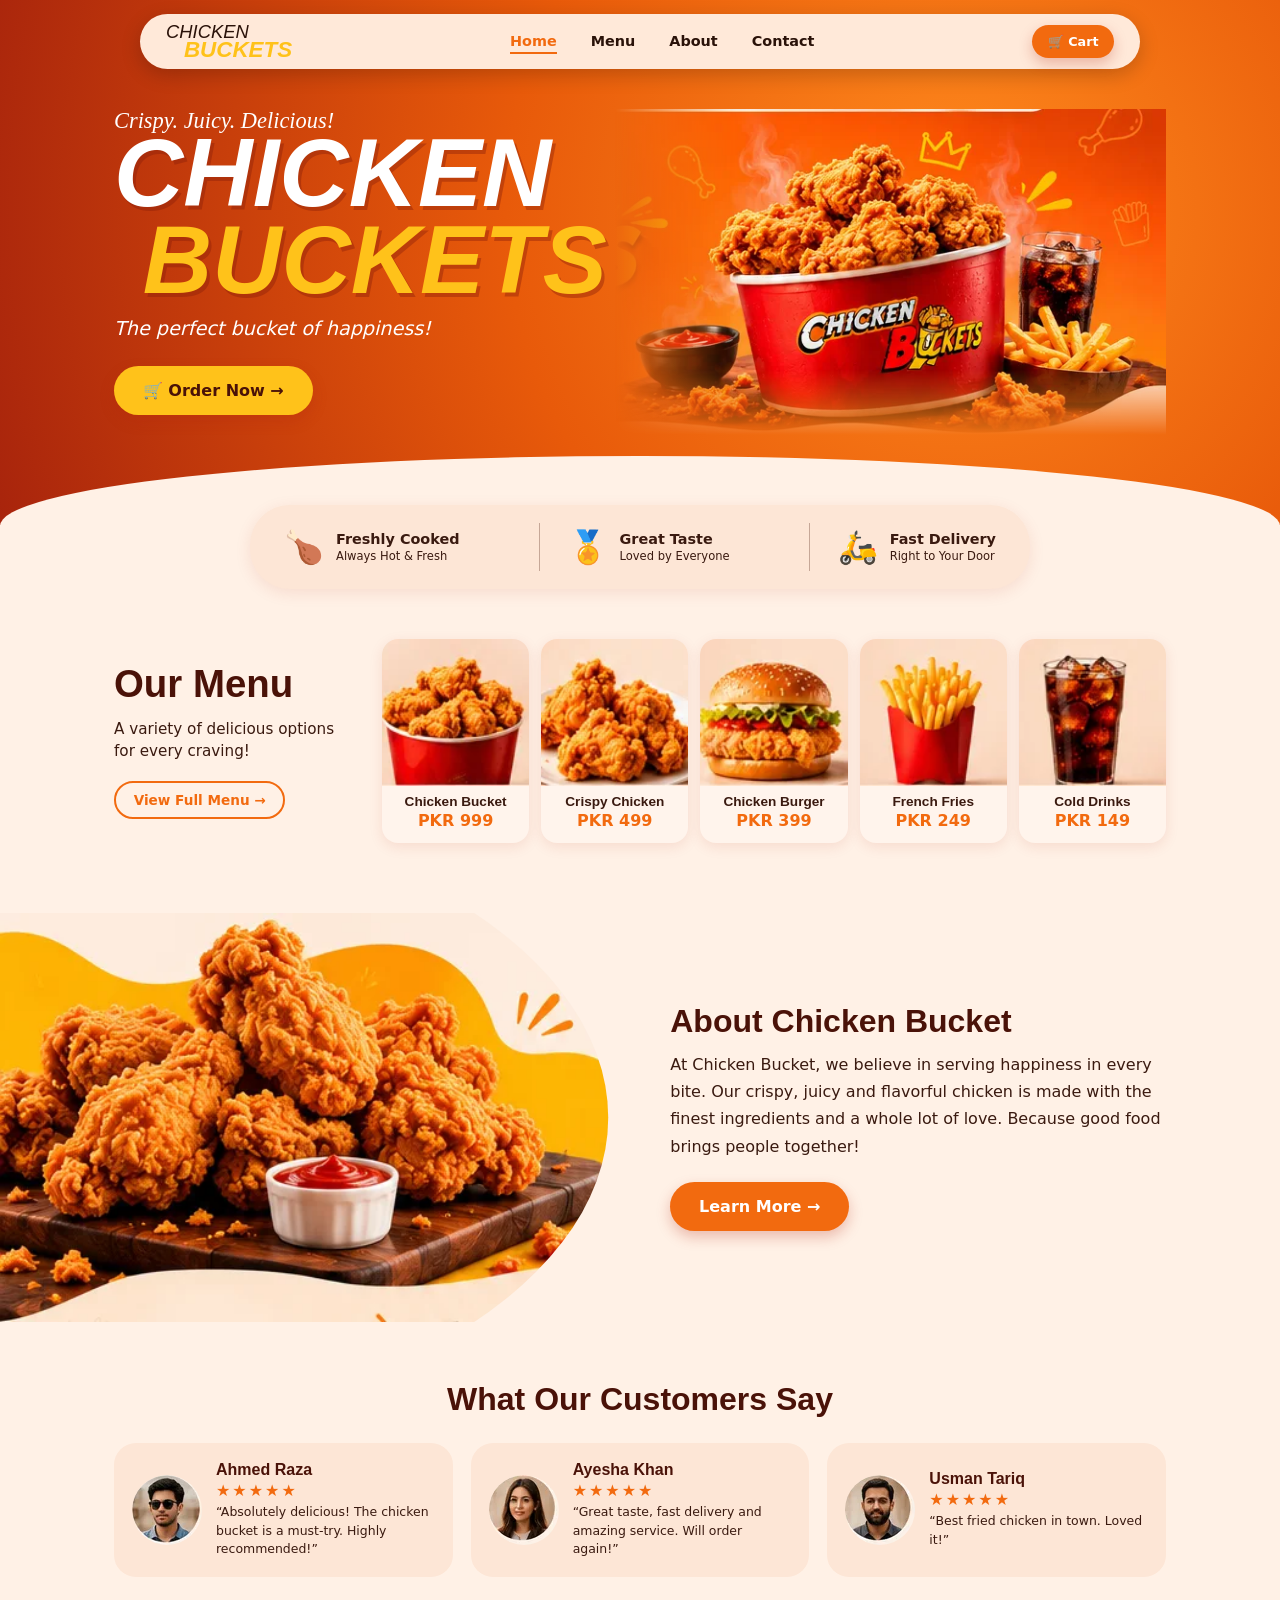
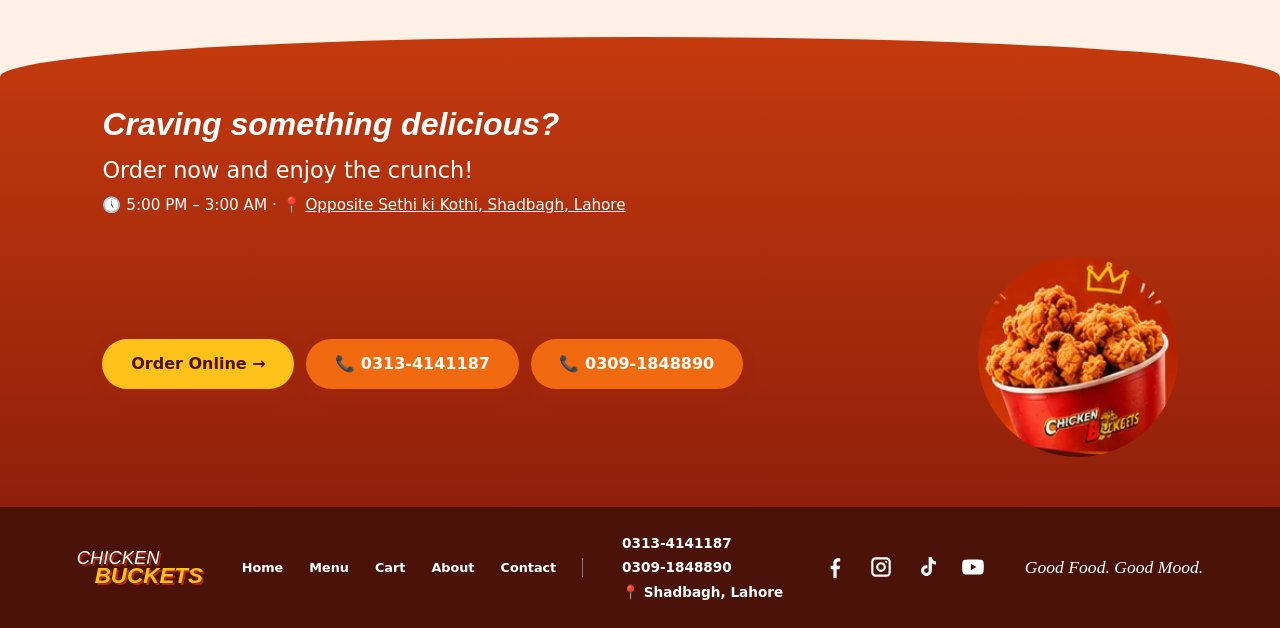
<file: index.html>
<!doctype html>
<html lang="en">
<head>
<meta charset="utf-8">
<meta name="viewport" content="width=device-width,initial-scale=1">
<title>Chicken Buckets | Crispy. Juicy. Delicious!</title>
<meta name="description" content="Chicken Buckets serves crispy, juicy fried chicken, burgers and fries, hot and fresh, delivered to your door.">
<meta http-equiv="Content-Security-Policy" content="default-src 'self'; img-src 'self' data:; style-src 'self'; script-src 'self'; base-uri 'none'; form-action 'self'">
<link rel="icon" href="assets/favicon.svg" type="image/svg+xml">
<link rel="preload" as="image" href="/assets/hero.webp?v=2">
<link rel="stylesheet" href="styles.css">
</head>
<body>
<header class="hero" id="home">
  <nav class="nav" aria-label="Main">
    <a class="logo" href="index.html" aria-label="Chicken Buckets home"><span>CHICKEN</span><b>BUCKETS</b></a>
    <button class="burger" aria-label="Toggle menu" aria-expanded="false"><i></i><i></i><i></i></button>
    <ul class="links">
      <li><a class="on" href="index.html">Home</a></li><li><a href="menu.html">Menu</a></li><li><a href="about.html">About</a></li><li><a href="contact.html">Contact</a></li>
    </ul>
    <a class="pill sm cartlink" href="cart.html" aria-label="Cart">🛒 Cart <span class="badge" data-cart-count>0</span></a>
  </nav>
  <div class="hero-in">
    <div class="hero-txt">
      <p class="script">Crispy. Juicy. Delicious!</p>
      <h1><span>CHICKEN</span><b>BUCKETS</b></h1>
      <p class="tag">The perfect bucket of happiness!</p>
      <a class="pill yellow" href="menu.html">🛒 Order Now &rarr;</a>
    </div>
    <img class="hero-img" src="/assets/hero.webp?v=2" width="1148" height="680" alt="A red bucket of crispy fried chicken with fries, a cold drink and ketchup" fetchpriority="high">
  </div>
</header>

<main>
<section class="perks" aria-label="Why Chicken Buckets">
  <div><span>🍗</span><p><b>Freshly Cooked</b>Always Hot &amp; Fresh</p></div>
  <div><span>🏅</span><p><b>Great Taste</b>Loved by Everyone</p></div>
  <div><span>🛵</span><p><b>Fast Delivery</b>Right to Your Door</p></div>
</section>

<section class="menu" id="menu">
  <div class="menu-head">
    <h2>Our Menu</h2>
    <p>A variety of delicious options for every craving!</p>
    <a class="pill outline" href="menu.html">View Full Menu &rarr;</a>
  </div>
  <ul class="cards">
    <li><img src="/assets/m1.webp?v=2" loading="lazy" width="272" height="228" alt="Chicken bucket"><h3>Chicken Bucket</h3><p>PKR 999</p></li>
    <li><img src="/assets/m2.webp?v=2" loading="lazy" width="268" height="228" alt="Crispy chicken"><h3>Crispy Chicken</h3><p>PKR 499</p></li>
    <li><img src="/assets/m3.webp?v=2" loading="lazy" width="264" height="228" alt="Chicken burger"><h3>Chicken Burger</h3><p>PKR 399</p></li>
    <li><img src="/assets/m4.webp?v=2" loading="lazy" width="252" height="228" alt="French fries"><h3>French Fries</h3><p>PKR 249</p></li>
    <li><img src="/assets/m5.webp?v=2" loading="lazy" width="244" height="228" alt="Cold drink"><h3>Cold Drinks</h3><p>PKR 149</p></li>
  </ul>
</section>

<section class="about" id="about">
  <img src="/assets/about.webp?v=2" loading="lazy" width="1050" height="670" alt="Golden fried chicken on a wooden board with ketchup">
  <div>
    <h2>About Chicken Bucket</h2>
    <p>At Chicken Bucket, we believe in serving happiness in every bite. Our crispy, juicy and flavorful chicken is made with the finest ingredients and a whole lot of love. Because good food brings people together!</p>
    <a class="pill" href="about.html">Learn More &rarr;</a>
  </div>
</section>

<section class="reviews">
  <h2>What Our Customers Say</h2>
  <ul>
    <li><img src="/assets/u1.webp?v=2" loading="lazy" width="140" height="140" alt="Ahmed Raza"><div><h3>Ahmed Raza</h3><p class="st" aria-label="5 stars">★★★★★</p><q>Absolutely delicious! The chicken bucket is a must-try. Highly recommended!</q></div></li>
    <li><img src="/assets/u2.webp?v=2" loading="lazy" width="140" height="140" alt="Ayesha Khan"><div><h3>Ayesha Khan</h3><p class="st" aria-label="5 stars">★★★★★</p><q>Great taste, fast delivery and amazing service. Will order again!</q></div></li>
    <li><img src="/assets/u3.webp?v=2" loading="lazy" width="140" height="140" alt="Usman Tariq"><div><h3>Usman Tariq</h3><p class="st" aria-label="5 stars">★★★★★</p><q>Best fried chicken in town. Loved it!</q></div></li>
  </ul>
</section>

<section class="cta" id="contact">
  <div><h2>Craving something delicious?</h2><p>Order now and enjoy the crunch!</p><p class="cinfo">🕔 5:00 PM – 3:00 AM · 📍 <a href="https://www.google.com/maps/place/Shop+no,+Chicken+Bucket,+132+A,+Rajput+Park+Shad+Bagh,+Lahore,+54000/data=!4m2!3m1!1s0x39191b0073091a2f:0x709337f040497048!18m1!1e1?utm_source=mstt_1&amp;entry=gps&amp;coh=192189&amp;g_ep=[base64]%3D&amp;skid=67d358c9-cdcb-4658-ab79-bb47002680ea" target="_blank" rel="noopener noreferrer">Opposite Sethi ki Kothi, Shadbagh, Lahore</a></p></div>
  <div class="ctabtns"><a class="pill yellow" href="menu.html">Order Online &rarr;</a><a class="pill" href="tel:+923134141187">📞 0313-4141187</a><a class="pill" href="tel:+923091848890">📞 0309-1848890</a></div>
  <img src="/assets/cta.webp?v=2" loading="lazy" width="370" height="370" alt="Bucket of fried chicken">
</section>
</main>

<footer class="foot">
  <a class="logo" href="index.html" aria-label="Chicken Buckets home"><span>CHICKEN</span><b>BUCKETS</b></a>
  <ul class="flinks"><li><a href="index.html">Home</a></li><li><a href="menu.html">Menu</a></li><li><a href="cart.html">Cart</a></li><li><a href="about.html">About</a></li><li><a href="contact.html">Contact</a></li></ul>
  <div class="fcontact"><a href="tel:+923134141187">0313-4141187</a><a href="tel:+923091848890">0309-1848890</a><a href="https://www.google.com/maps/place/Shop+no,+Chicken+Bucket,+132+A,+Rajput+Park+Shad+Bagh,+Lahore,+54000/data=!4m2!3m1!1s0x39191b0073091a2f:0x709337f040497048!18m1!1e1?utm_source=mstt_1&amp;entry=gps&amp;coh=192189&amp;g_ep=[base64]%3D&amp;skid=67d358c9-cdcb-4658-ab79-bb47002680ea" target="_blank" rel="noopener noreferrer">📍 Shadbagh, Lahore</a></div>
  <ul class="social">
    <li><a href="#" aria-label="Facebook"><svg viewBox="0 0 24 24"><path d="M13.5 22v-8h2.7l.5-3.2h-3.2V8.7c0-.9.4-1.7 1.8-1.7h1.5V4.2S15.9 4 14.7 4C12.2 4 10.500 5.500 10.500 8.100v2.700H8V14h2.500v8z"/></svg></a></li>
    <li><a href="#" aria-label="Instagram"><svg viewBox="0 0 24 24"><path d="M7 3h10a4 4 0 014 4v10a4 4 0 01-4 4H7a4 4 0 01-4-4V7a4 4 0 014-4zm0 2a2 2 0 00-2 2v10a2 2 0 002 2h10a2 2 0 002-2V7a2 2 0 00-2-2zm5 2.500a4.500 4.500 0 110 9 4.500 4.500 0 010-9zm0 2a2.500 2.500 0 100 5 2.500 2.500 0 000-5zm4.800-3.300a1 1 0 110 2 1 1 0 010-2z"/></svg></a></li>
    <li><a href="#" aria-label="TikTok"><svg viewBox="0 0 24 24"><path d="M16.500 3c.3 2.300 1.600 3.700 3.800 3.900v2.700c-1.400.1-2.600-.3-3.800-1.100v6.200c0 3.900-3.200 6.300-6.500 5.300-2.600-.8-4.100-3.600-3.200-6.300.8-2.400 3.200-3.700 5.600-3.200v2.800c-1.500-.5-3 .4-3 2 0 1.900 2 2.800 3.300 1.800.5-.4.800-1 .8-1.800V3z"/></svg></a></li>
    <li><a href="#" aria-label="YouTube"><svg viewBox="0 0 24 24"><path d="M21.600 7.200a2.500 2.500 0 00-1.800-1.800C18.200 5 12 5 12 5s-6.200 0-7.800.4A2.500 2.500 0 002.400 7.200C2 8.800 2 12 2 12s0 3.200.4 4.800a2.500 2.500 0 001.800 1.800C5.800 19 12 19 12 19s6.200 0 7.800-.4a2.500 2.500 0 001.800-1.800c.4-1.600.4-4.800.4-4.800s0-3.200-.4-4.800zM10 15V9l5.200 3z"/></svg></a></li>
  </ul>
  <p class="slogan">Good Food. Good Mood.</p>
</footer>
<script src="script.js" defer></script>
</body>
</html>
</file>
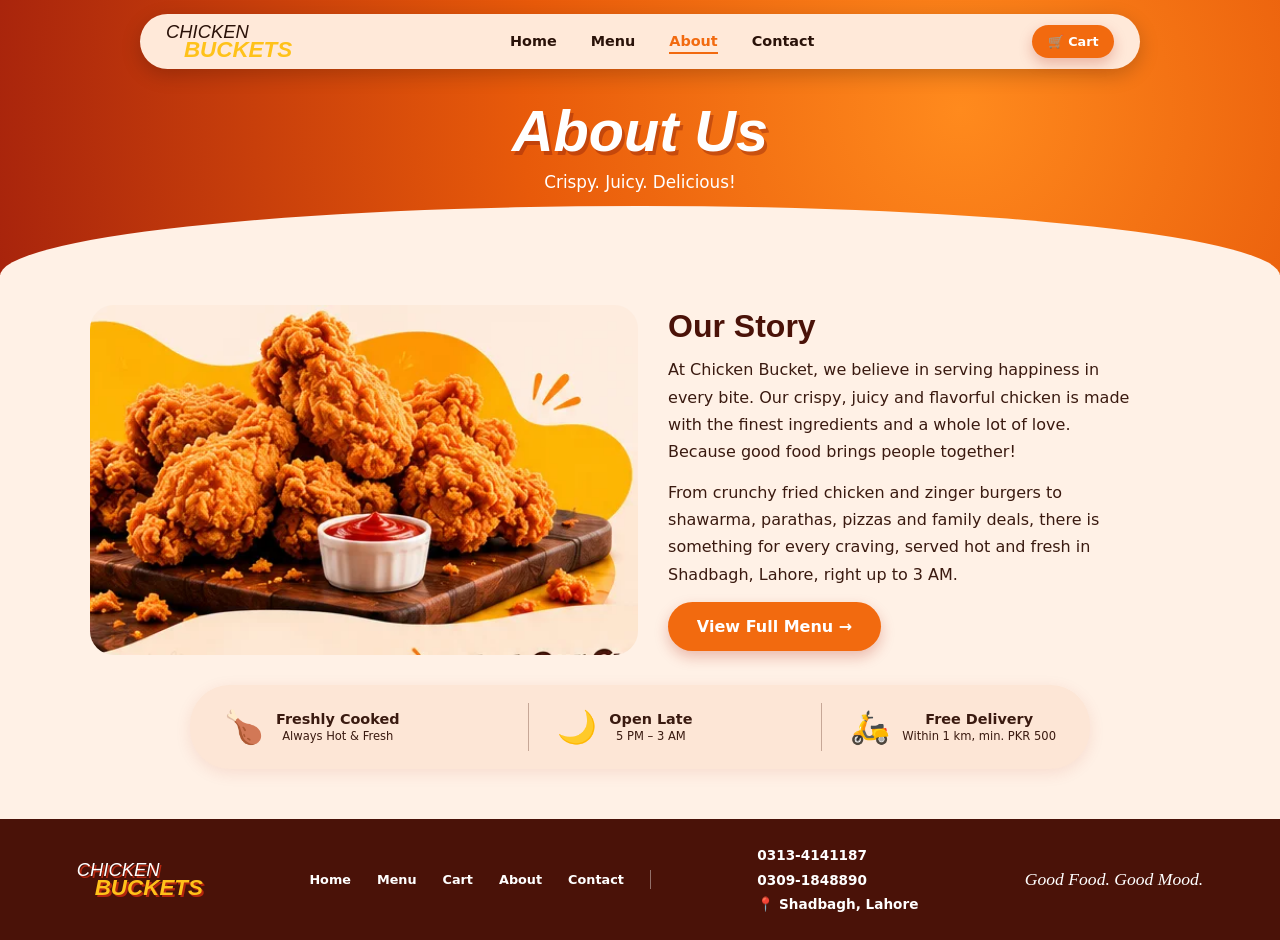
<file: about.html>
<!doctype html>
<html lang="en">
<head>
<meta charset="utf-8">
<meta name="viewport" content="width=device-width,initial-scale=1">
<title>About | Chicken Buckets</title>
<meta name="description" content="About Chicken Buckets, crispy fried chicken, burgers, pizza and more in Shadbagh, Lahore.">
<meta http-equiv="Content-Security-Policy" content="default-src 'self'; img-src 'self' data:; style-src 'self'; script-src 'self'; base-uri 'none'; form-action 'self'">
<link rel="icon" href="assets/favicon.svg" type="image/svg+xml">
<link rel="stylesheet" href="styles.css">
</head>
<body>
<header class="hero mini">
  <nav class="nav" aria-label="Main">
    <a class="logo" href="index.html" aria-label="Chicken Buckets home"><span>CHICKEN</span><b>BUCKETS</b></a>
    <button class="burger" aria-label="Toggle menu" aria-expanded="false"><i></i><i></i><i></i></button>
    <ul class="links"><li><a href="index.html">Home</a></li><li><a href="menu.html">Menu</a></li><li><a class="on" href="about.html">About</a></li><li><a href="contact.html">Contact</a></li></ul>
    <a class="pill sm cartlink" href="cart.html" aria-label="Cart">🛒 Cart <span class="badge" data-cart-count>0</span></a>
  </nav>
  <div class="mini-in"><h1 class="ph1">About Us</h1><p class="sub">Crispy. Juicy. Delicious!</p></div>
</header>
<main>
<section class="about big-about">
  <img src="/assets/about.webp?v=2" loading="lazy" width="525" height="335" alt="Golden fried chicken on a wooden board with ketchup">
  <div><h2>Our Story</h2>
  <p>At Chicken Bucket, we believe in serving happiness in every bite. Our crispy, juicy and flavorful chicken is made with the finest ingredients and a whole lot of love. Because good food brings people together!</p>
  <p>From crunchy fried chicken and zinger burgers to shawarma, parathas, pizzas and family deals, there is something for every craving, served hot and fresh in Shadbagh, Lahore, right up to 3 AM.</p>
  <a class="pill" href="menu.html">View Full Menu &rarr;</a></div>
</section>
<section class="perks wide" aria-label="Why Chicken Buckets">
  <div><span>🍗</span><p><b>Freshly Cooked</b>Always Hot &amp; Fresh</p></div>
  <div><span>🌙</span><p><b>Open Late</b>5 PM – 3 AM</p></div>
  <div><span>🛵</span><p><b>Free Delivery</b>Within 1 km, min. PKR 500</p></div>
</section>
</main>
<footer class="foot">
  <a class="logo" href="index.html" aria-label="Chicken Buckets home"><span>CHICKEN</span><b>BUCKETS</b></a>
  <ul class="flinks"><li><a href="index.html">Home</a></li><li><a href="menu.html">Menu</a></li><li><a href="cart.html">Cart</a></li><li><a href="about.html">About</a></li><li><a href="contact.html">Contact</a></li></ul>
  <div class="fcontact"><a href="tel:+923134141187">0313-4141187</a><a href="tel:+923091848890">0309-1848890</a><a href="https://www.google.com/maps/place/Shop+no,+Chicken+Bucket,+132+A,+Rajput+Park+Shad+Bagh,+Lahore,+54000/data=!4m2!3m1!1s0x39191b0073091a2f:0x709337f040497048!18m1!1e1?utm_source=mstt_1&amp;entry=gps&amp;coh=192189&amp;g_ep=[base64]%3D&amp;skid=67d358c9-cdcb-4658-ab79-bb47002680ea" target="_blank" rel="noopener noreferrer">📍 Shadbagh, Lahore</a></div>
  <p class="slogan">Good Food. Good Mood.</p>
</footer>
<script src="script.js" defer></script>
</body>
</html>
</file>
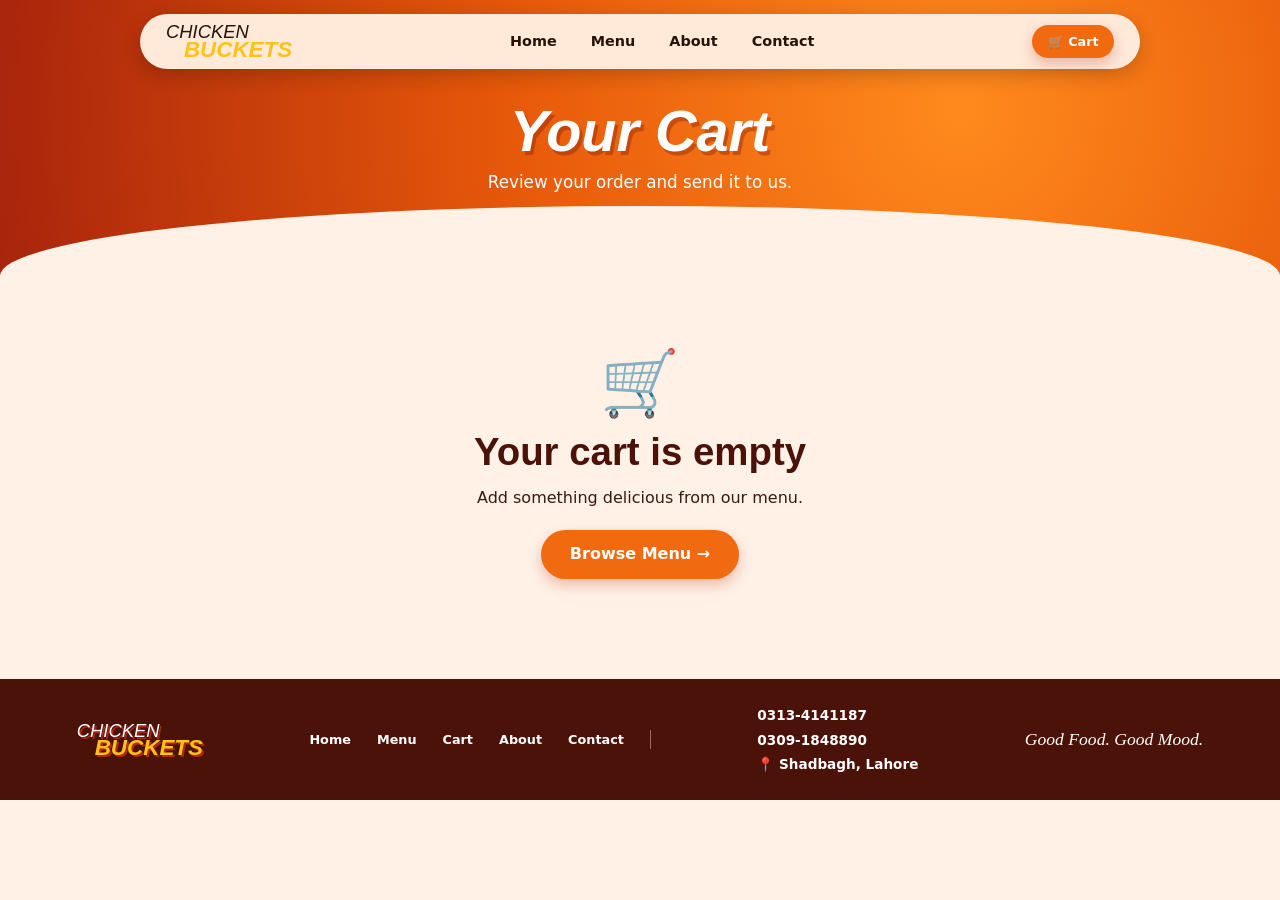
<file: cart.html>
<!doctype html>
<html lang="en">
<head>
<meta charset="utf-8">
<meta name="viewport" content="width=device-width,initial-scale=1">
<title>Your Cart | Chicken Buckets</title>
<meta name="description" content="Review your Chicken Buckets order and checkout.">
<meta http-equiv="Content-Security-Policy" content="default-src 'self'; img-src 'self' data:; style-src 'self'; script-src 'self'; base-uri 'none'; form-action 'self'">
<link rel="icon" href="assets/favicon.svg" type="image/svg+xml">
<link rel="stylesheet" href="styles.css">
</head>
<body>
<header class="hero mini">
  <nav class="nav" aria-label="Main">
    <a class="logo" href="index.html" aria-label="Chicken Buckets home"><span>CHICKEN</span><b>BUCKETS</b></a>
    <button class="burger" aria-label="Toggle menu" aria-expanded="false"><i></i><i></i><i></i></button>
    <ul class="links"><li><a href="index.html">Home</a></li><li><a href="menu.html">Menu</a></li><li><a href="about.html">About</a></li><li><a href="contact.html">Contact</a></li></ul>
    <a class="pill sm cartlink" href="cart.html" aria-label="Cart">🛒 Cart <span class="badge" data-cart-count>0</span></a>
  </nav>
  <div class="mini-in"><h1 class="ph1">Your Cart</h1><p class="sub">Review your order and send it to us.</p></div>
</header>
<main>
<section class="cartpg">
  <div id="cart-empty" class="empty" hidden><div class="big">🛒</div><h2>Your cart is empty</h2><p>Add something delicious from our menu.</p><a class="pill" href="menu.html">Browse Menu &rarr;</a></div>
  <div id="cart-full" class="cartgrid" hidden>
    <div><ul id="cart-list" class="clist"></ul><a class="pill outline" href="menu.html">+ Add more items</a> <button class="linkbtn" id="clear-cart" type="button">Clear cart</button></div>
    <aside class="sum">
      <h2>Order Summary</h2>
      <p class="line"><span>Subtotal</span><b id="subtotal">PKR 0</b></p>
      <p class="line"><span>Delivery</span><b>Free within 1 km</b></p>
      <p class="line tot"><span>Total</span><b id="total">PKR 0</b></p>
      <p id="min-warn" class="warn" hidden>Minimum order for delivery is PKR 500.</p>
      <form id="checkout" novalidate>
        <label>Your name<input id="f-name" required autocomplete="name"></label>
        <label>Phone number<input id="f-phone" required inputmode="tel" autocomplete="tel" placeholder="03XX-XXXXXXX"></label>
        <label>Delivery address<textarea id="f-addr" rows="2" required autocomplete="street-address"></textarea></label>
        <label>Notes (optional)<input id="f-notes" placeholder="e.g. extra spicy, no onions"></label>
        <p id="form-err" class="warn" role="alert" hidden></p>
        <button class="pill yellow wide" type="submit">Place Order on WhatsApp</button>
        <p class="alt-or">or call <a href="tel:+923134141187">0313-4141187</a> / <a href="tel:+923091848890">0309-1848890</a></p>
      </form>
    </aside>
  </div>
</section>
</main>
<footer class="foot">
  <a class="logo" href="index.html" aria-label="Chicken Buckets home"><span>CHICKEN</span><b>BUCKETS</b></a>
  <ul class="flinks"><li><a href="index.html">Home</a></li><li><a href="menu.html">Menu</a></li><li><a href="cart.html">Cart</a></li><li><a href="about.html">About</a></li><li><a href="contact.html">Contact</a></li></ul>
  <div class="fcontact"><a href="tel:+923134141187">0313-4141187</a><a href="tel:+923091848890">0309-1848890</a><a href="https://www.google.com/maps/place/Shop+no,+Chicken+Bucket,+132+A,+Rajput+Park+Shad+Bagh,+Lahore,+54000/data=!4m2!3m1!1s0x39191b0073091a2f:0x709337f040497048!18m1!1e1?utm_source=mstt_1&amp;entry=gps&amp;coh=192189&amp;g_ep=[base64]%3D&amp;skid=67d358c9-cdcb-4658-ab79-bb47002680ea" target="_blank" rel="noopener noreferrer">📍 Shadbagh, Lahore</a></div>
  <p class="slogan">Good Food. Good Mood.</p>
</footer>
<script src="script.js" defer></script>
</body>
</html>
</file>
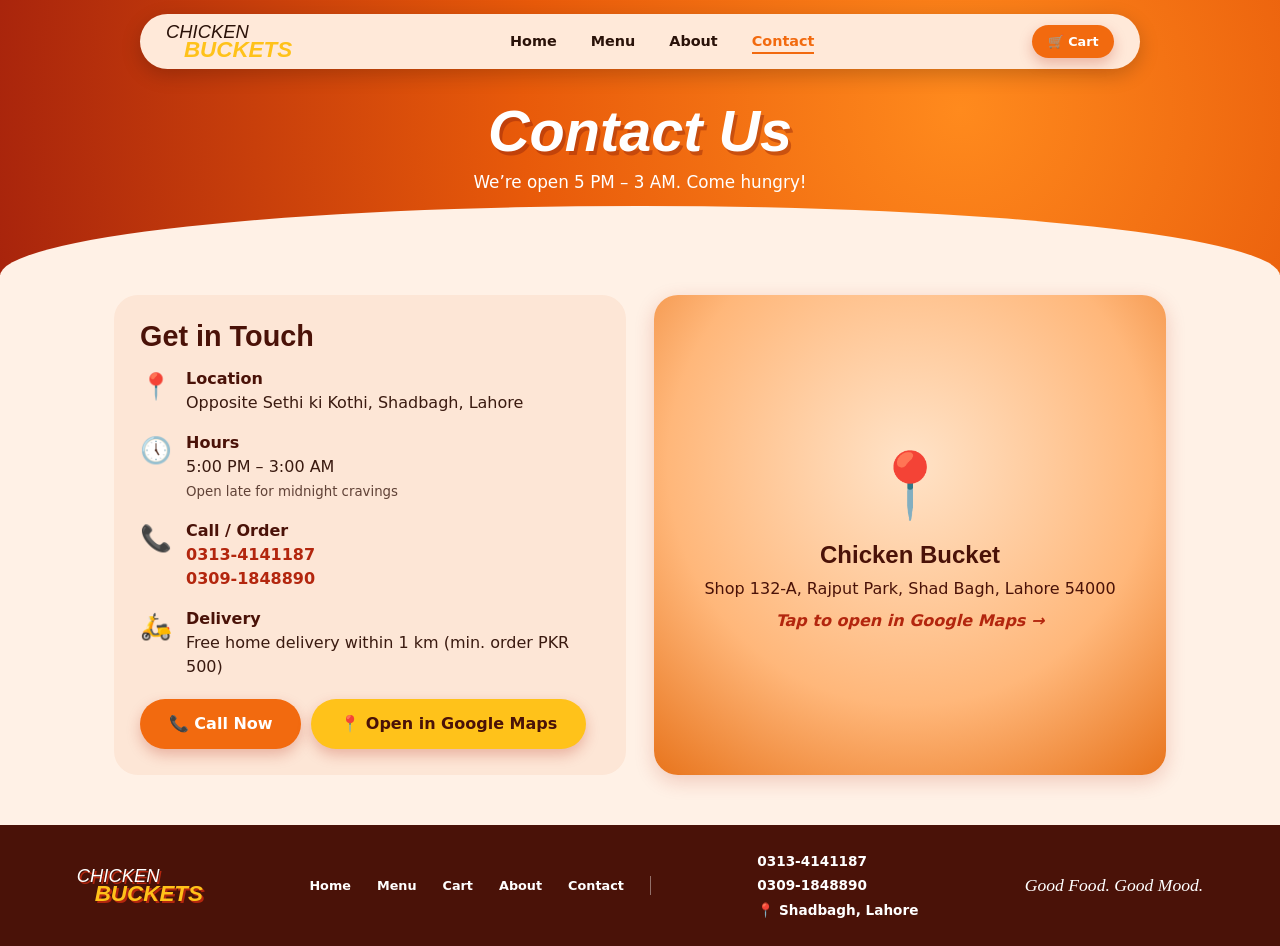
<file: contact.html>
<!doctype html>
<html lang="en">
<head>
<meta charset="utf-8">
<meta name="viewport" content="width=device-width,initial-scale=1">
<title>Contact | Chicken Buckets</title>
<meta name="description" content="Contact Chicken Buckets: phone numbers, opening hours and Google Maps location in Shadbagh, Lahore.">
<meta http-equiv="Content-Security-Policy" content="default-src 'self'; img-src 'self' data:; style-src 'self'; script-src 'self'; base-uri 'none'; form-action 'self'">
<link rel="icon" href="assets/favicon.svg" type="image/svg+xml">
<link rel="stylesheet" href="styles.css">
</head>
<body>
<header class="hero mini">
  <nav class="nav" aria-label="Main">
    <a class="logo" href="index.html" aria-label="Chicken Buckets home"><span>CHICKEN</span><b>BUCKETS</b></a>
    <button class="burger" aria-label="Toggle menu" aria-expanded="false"><i></i><i></i><i></i></button>
    <ul class="links"><li><a href="index.html">Home</a></li><li><a href="menu.html">Menu</a></li><li><a href="about.html">About</a></li><li><a class="on" href="contact.html">Contact</a></li></ul>
    <a class="pill sm cartlink" href="cart.html" aria-label="Cart">🛒 Cart <span class="badge" data-cart-count>0</span></a>
  </nav>
  <div class="mini-in"><h1 class="ph1">Contact Us</h1><p class="sub">We’re open 5 PM – 3 AM. Come hungry!</p></div>
</header>
<main>
<section class="contact">
  <div class="cbox">
    <h2>Get in Touch</h2>
    <ul class="clinks">
      <li><span>📍</span><div><b>Location</b>Opposite Sethi ki Kothi, Shadbagh, Lahore</div></li>
      <li><span>🕔</span><div><b>Hours</b>5:00 PM – 3:00 AM<br><small>Open late for midnight cravings</small></div></li>
      <li><span>📞</span><div><b>Call / Order</b><a href="tel:+923134141187">0313-4141187</a><br><a href="tel:+923091848890">0309-1848890</a></div></li>
      <li><span>🛵</span><div><b>Delivery</b>Free home delivery within 1 km (min. order PKR 500)</div></li>
    </ul>
    <p class="btns"><a class="pill" href="tel:+923134141187">📞 Call Now</a> <a class="pill yellow" href="https://www.google.com/maps/place/Shop+no,+Chicken+Bucket,+132+A,+Rajput+Park+Shad+Bagh,+Lahore,+54000/data=!4m2!3m1!1s0x39191b0073091a2f:0x709337f040497048!18m1!1e1?utm_source=mstt_1&amp;entry=gps&amp;coh=192189&amp;g_ep=[base64]%3D&amp;skid=67d358c9-cdcb-4658-ab79-bb47002680ea" target="_blank" rel="noopener noreferrer">📍 Open in Google Maps</a></p>
  </div>
  <a class="mapcard" href="https://www.google.com/maps/place/Shop+no,+Chicken+Bucket,+132+A,+Rajput+Park+Shad+Bagh,+Lahore,+54000/data=!4m2!3m1!1s0x39191b0073091a2f:0x709337f040497048!18m1!1e1?utm_source=mstt_1&amp;entry=gps&amp;coh=192189&amp;g_ep=[base64]%3D&amp;skid=67d358c9-cdcb-4658-ab79-bb47002680ea" target="_blank" rel="noopener noreferrer" aria-label="Open Chicken Buckets location in Google Maps">
    <span class="pin">📍</span><b>Chicken Bucket</b><span>Shop 132-A, Rajput Park, Shad Bagh, Lahore 54000</span><em>Tap to open in Google Maps &rarr;</em>
  </a>
</section>
</main>
<footer class="foot">
  <a class="logo" href="index.html" aria-label="Chicken Buckets home"><span>CHICKEN</span><b>BUCKETS</b></a>
  <ul class="flinks"><li><a href="index.html">Home</a></li><li><a href="menu.html">Menu</a></li><li><a href="cart.html">Cart</a></li><li><a href="about.html">About</a></li><li><a href="contact.html">Contact</a></li></ul>
  <div class="fcontact"><a href="tel:+923134141187">0313-4141187</a><a href="tel:+923091848890">0309-1848890</a><a href="https://www.google.com/maps/place/Shop+no,+Chicken+Bucket,+132+A,+Rajput+Park+Shad+Bagh,+Lahore,+54000/data=!4m2!3m1!1s0x39191b0073091a2f:0x709337f040497048!18m1!1e1?utm_source=mstt_1&amp;entry=gps&amp;coh=192189&amp;g_ep=[base64]%3D&amp;skid=67d358c9-cdcb-4658-ab79-bb47002680ea" target="_blank" rel="noopener noreferrer">📍 Shadbagh, Lahore</a></div>
  <p class="slogan">Good Food. Good Mood.</p>
</footer>
<script src="script.js" defer></script>
</body>
</html>
</file>
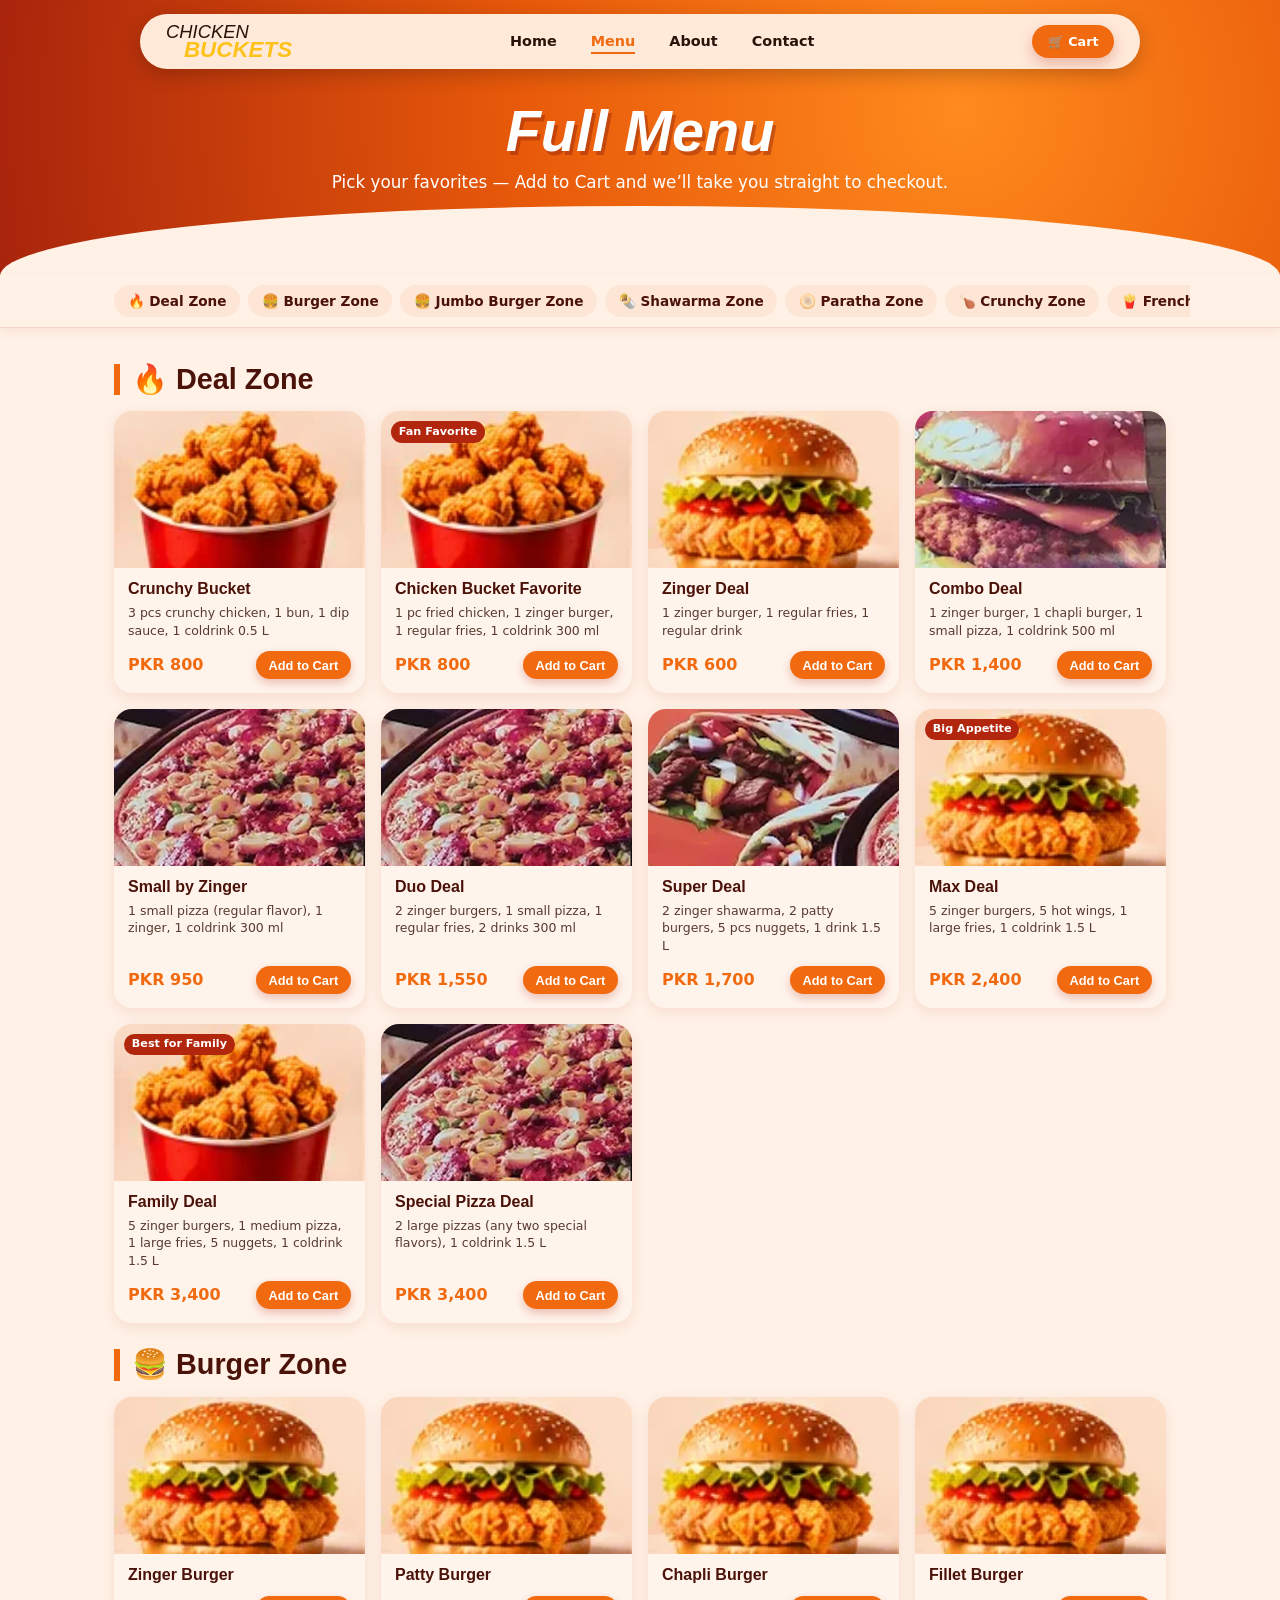
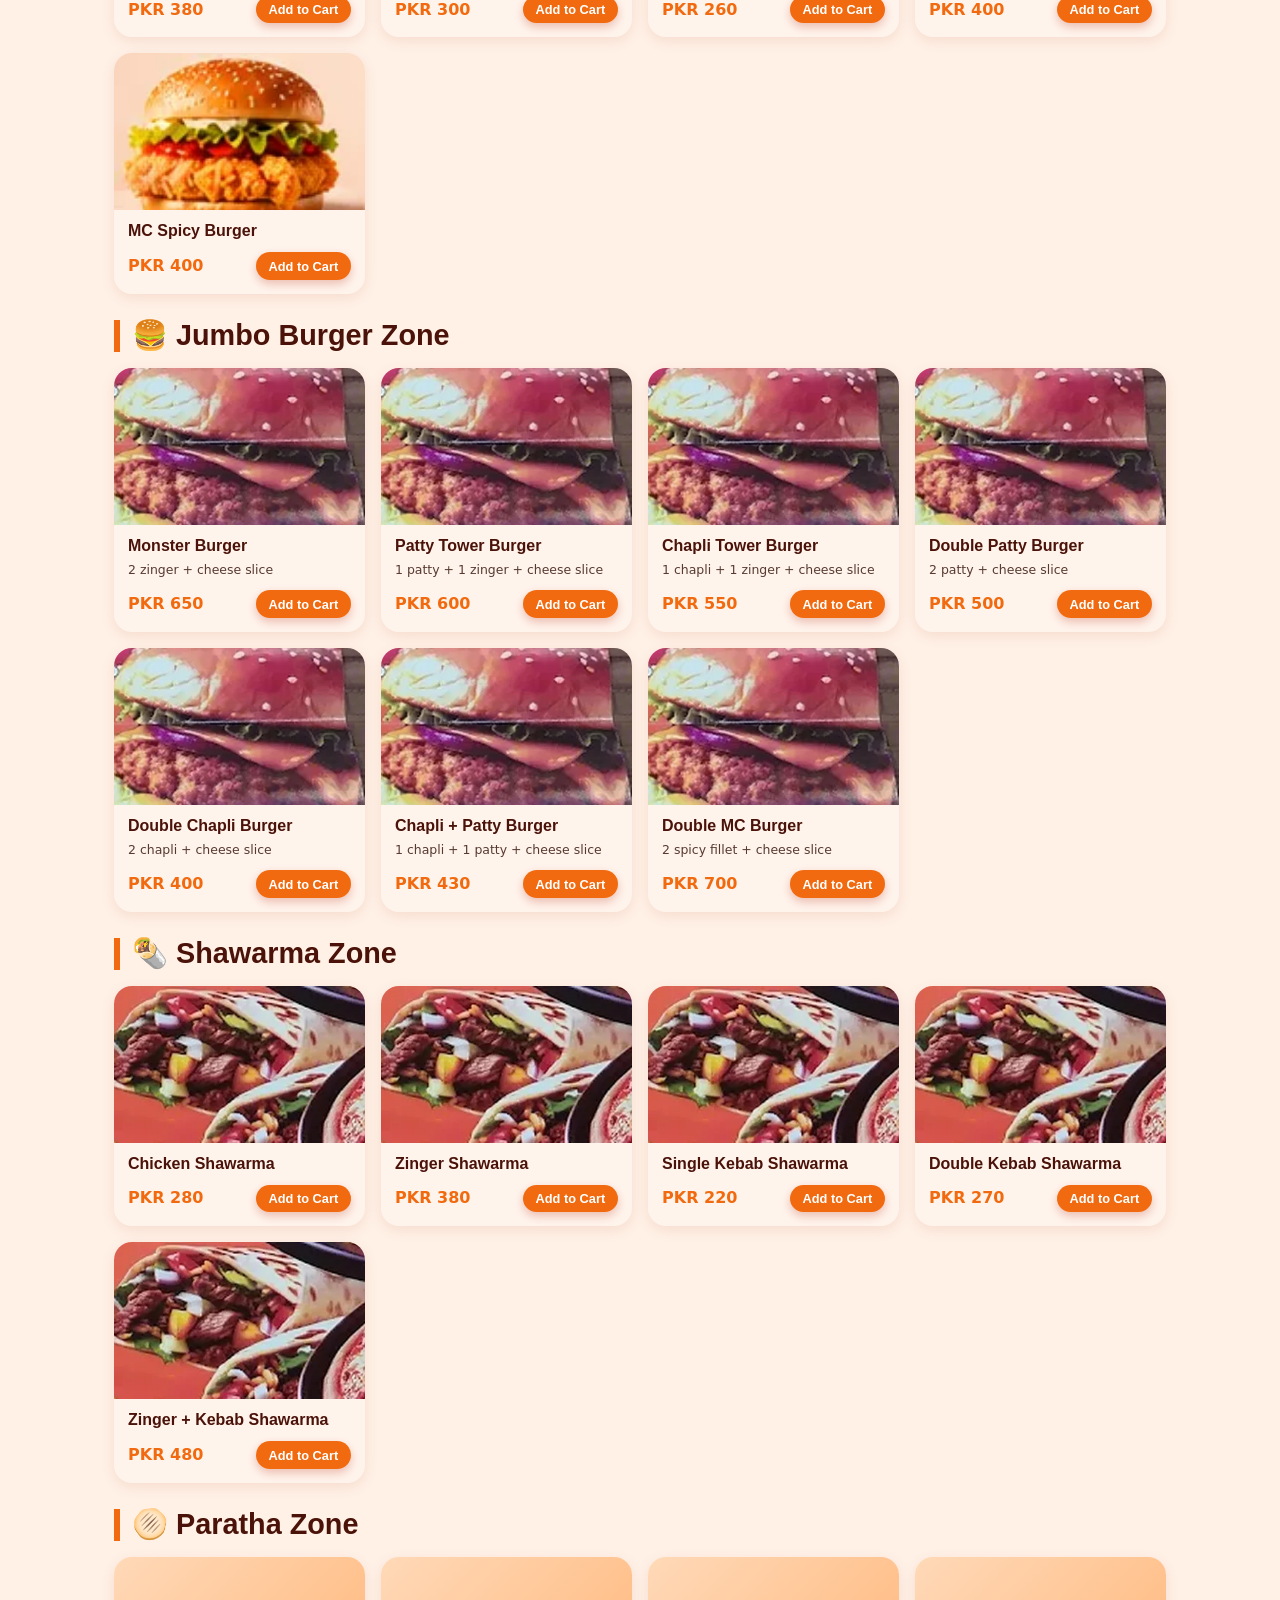
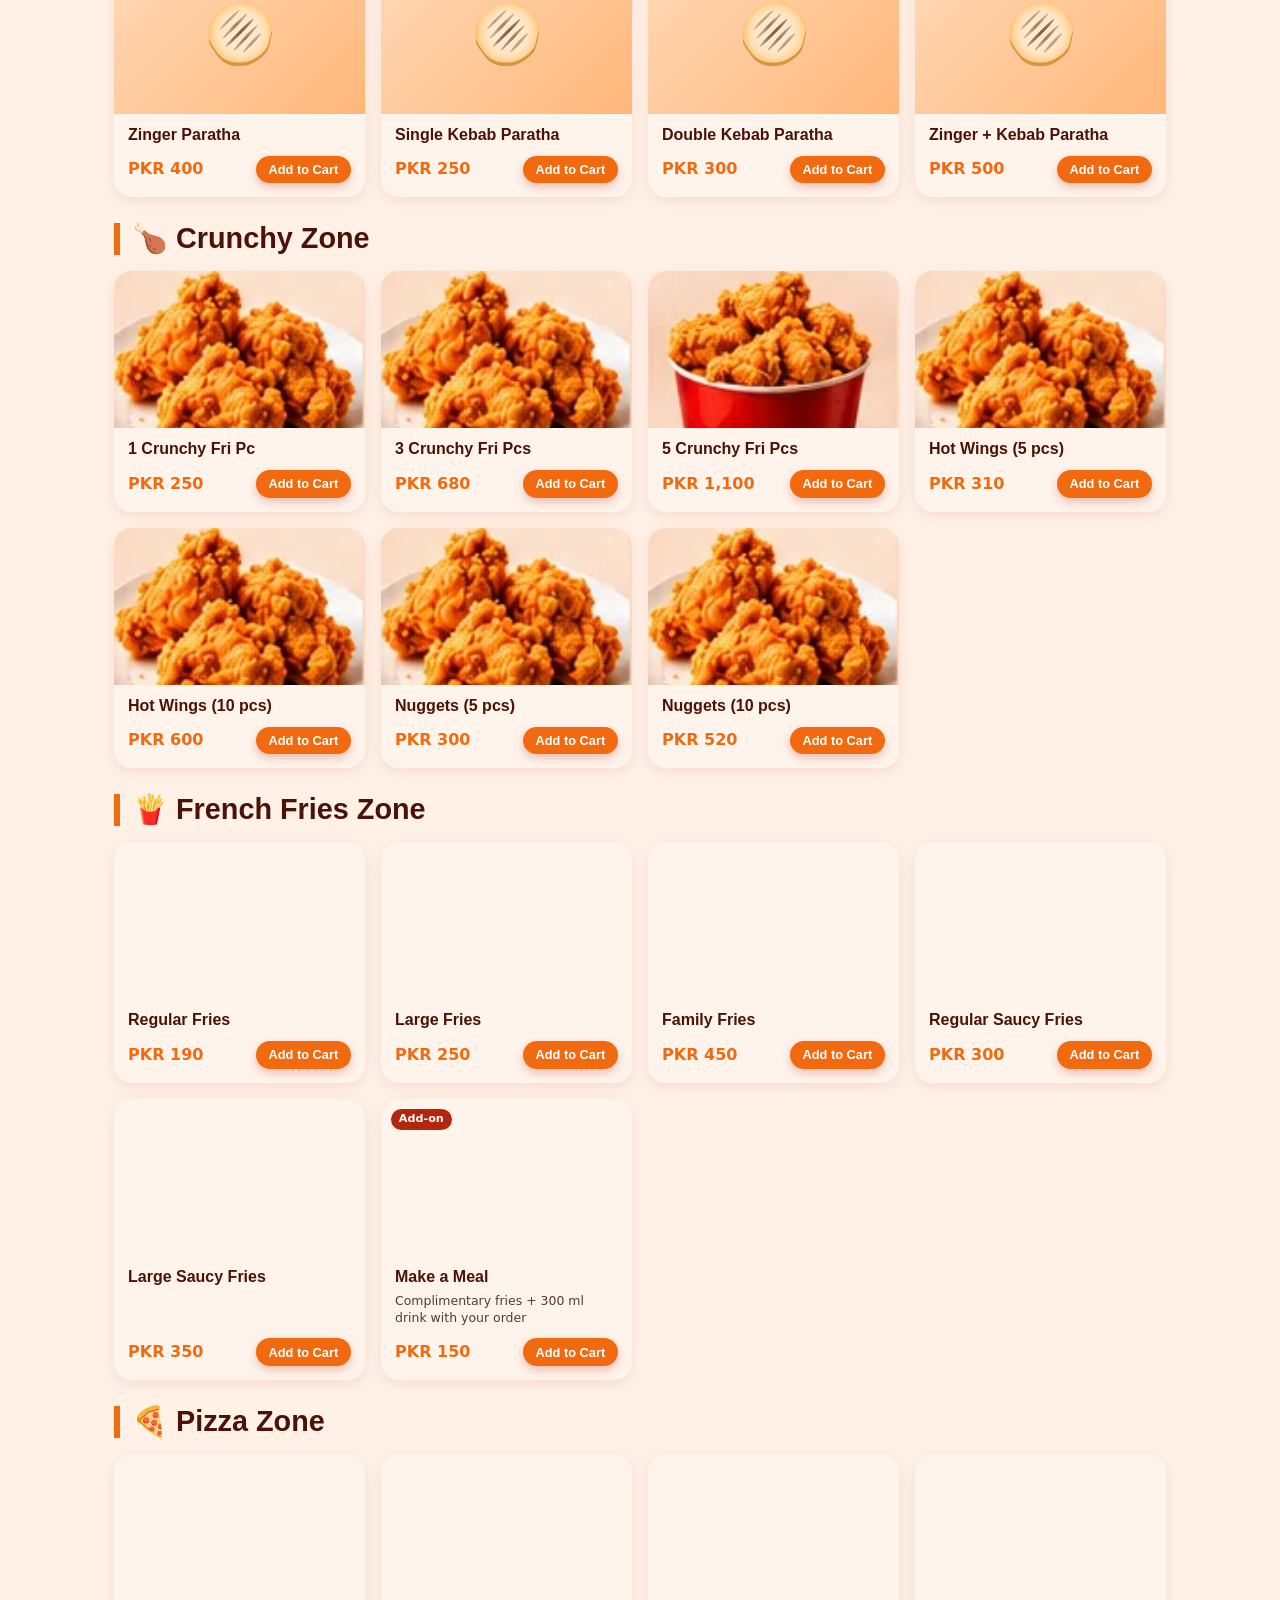
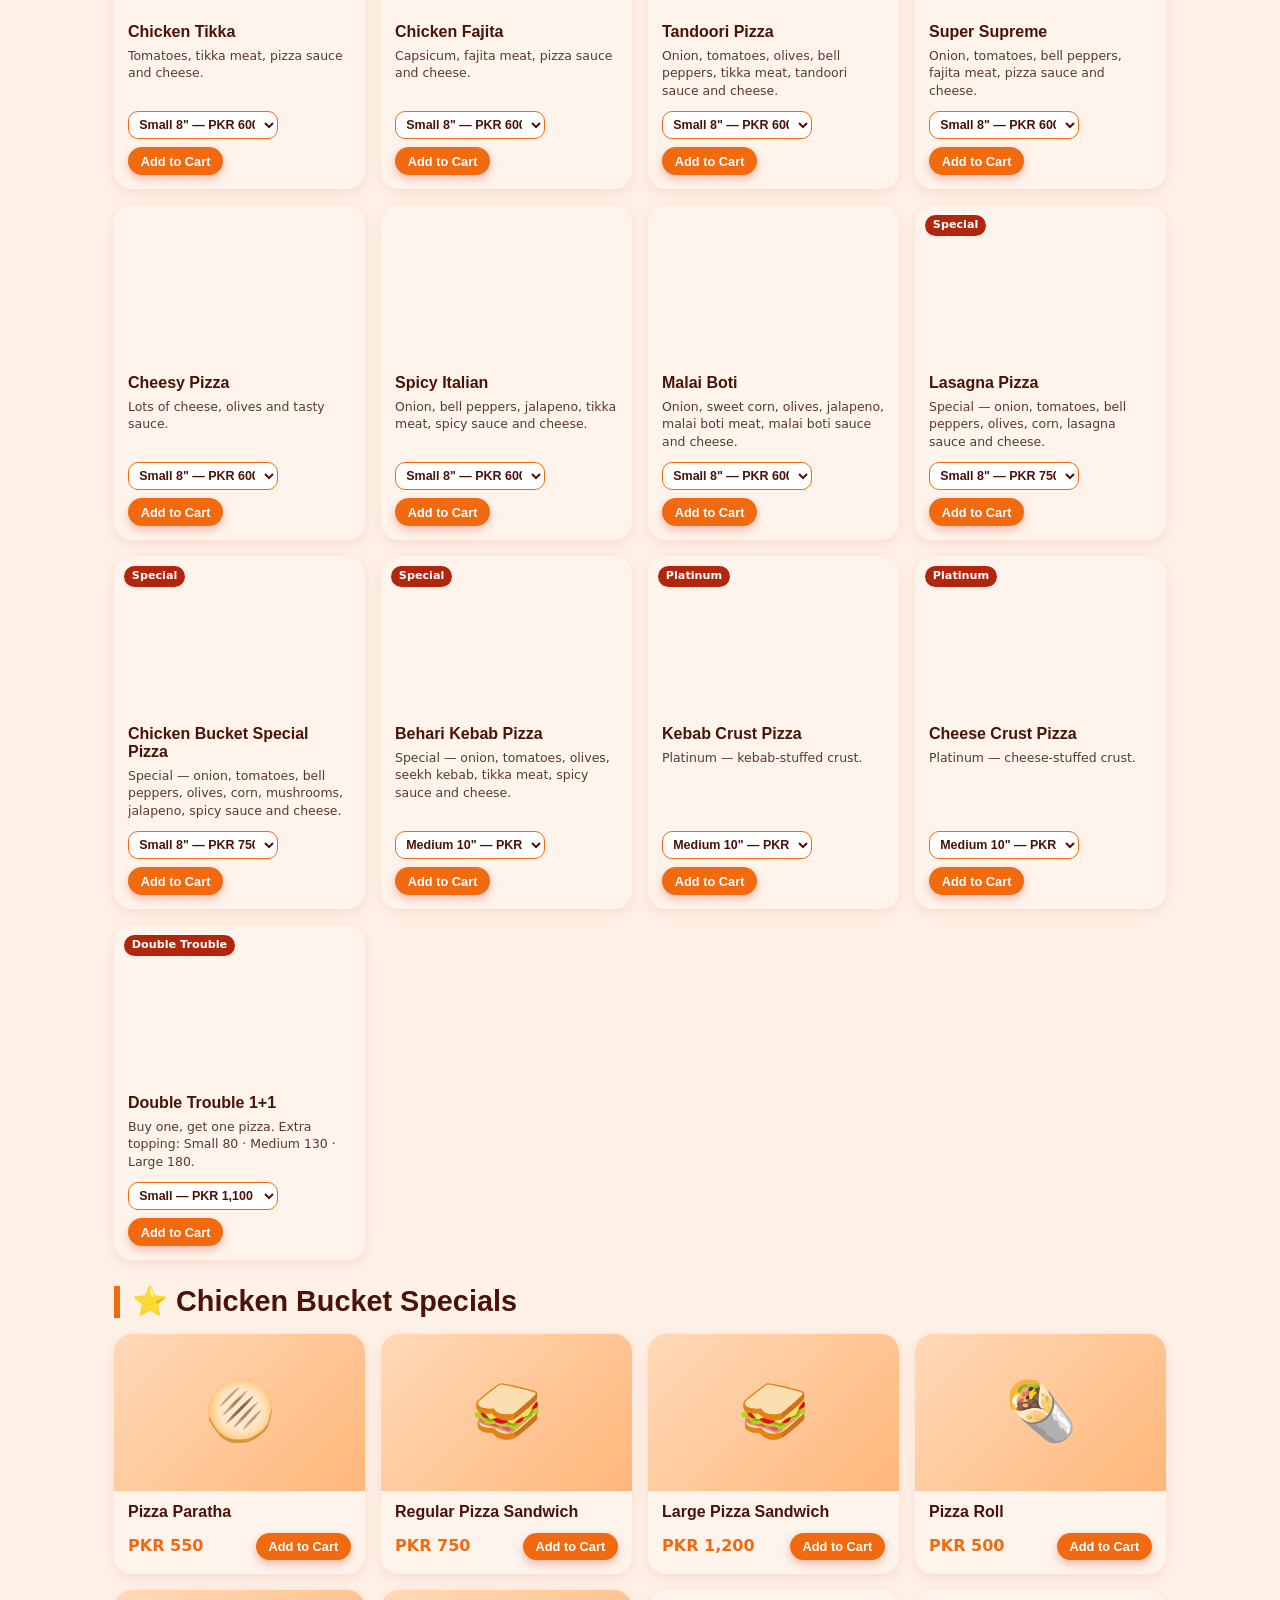
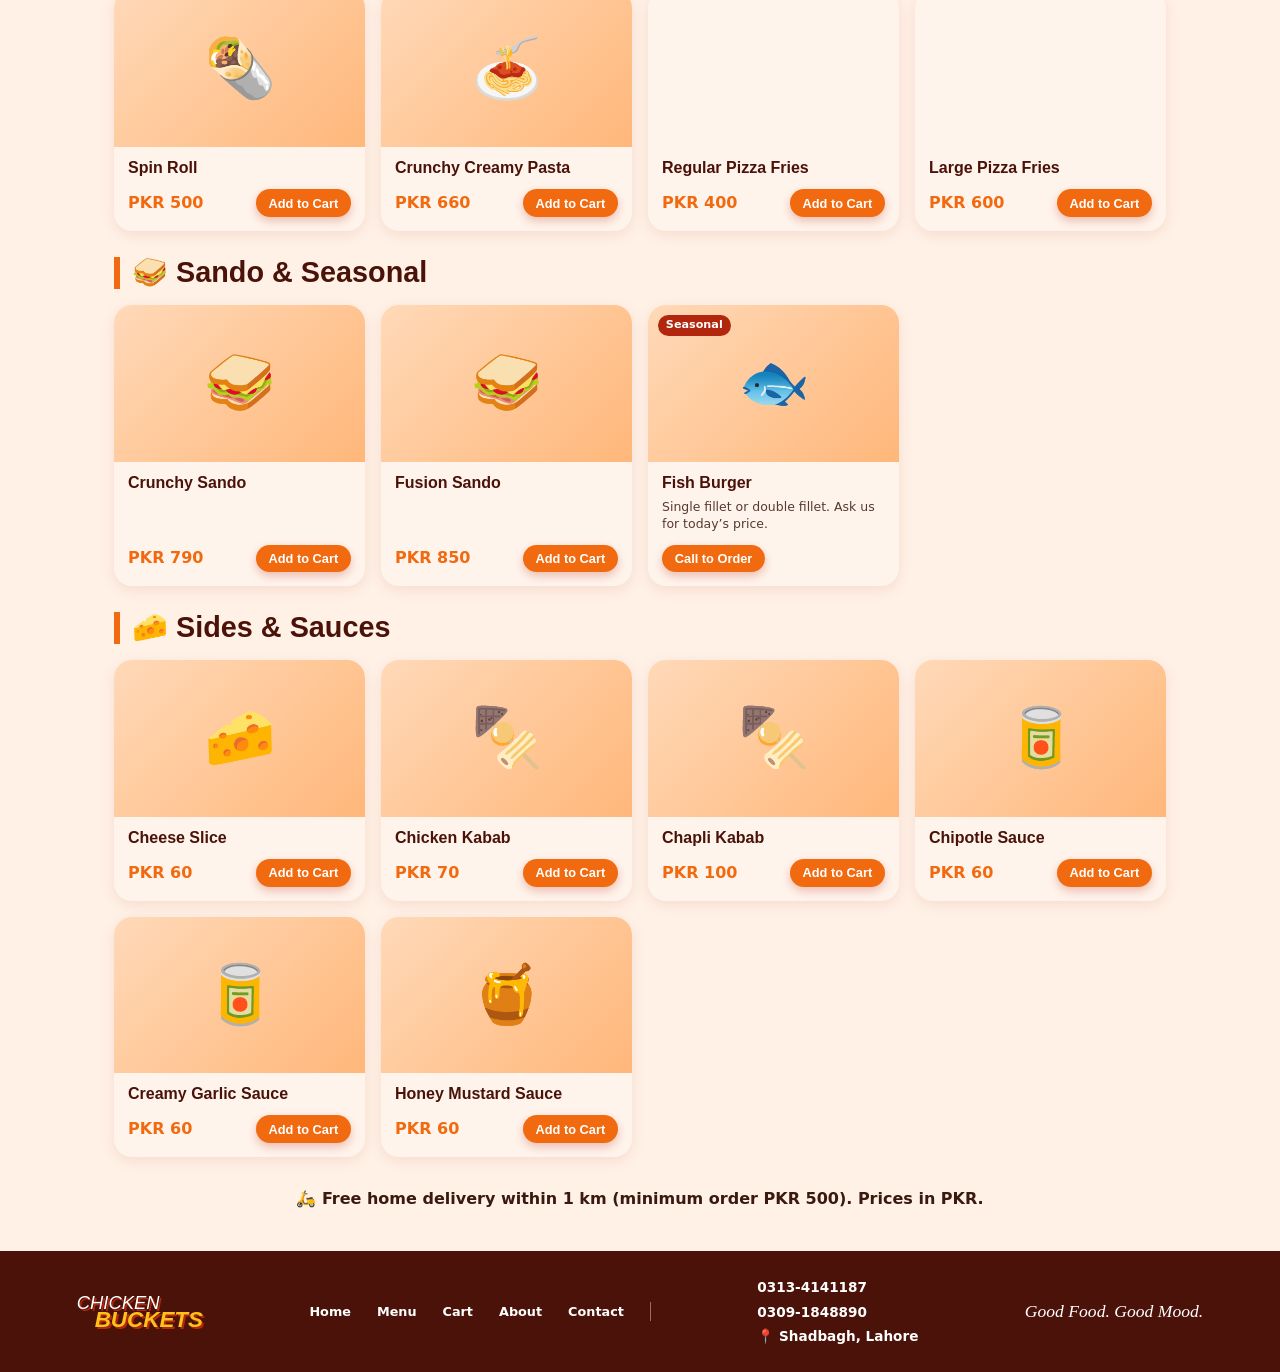
<file: menu.html>
<!doctype html>
<html lang="en">
<head>
<meta charset="utf-8">
<meta name="viewport" content="width=device-width,initial-scale=1">
<title>Full Menu | Chicken Buckets</title>
<meta name="description" content="Full Chicken Buckets menu: deals, burgers, shawarma, paratha, crunchy chicken, fries, pizza and more. Add to cart and order.">
<meta http-equiv="Content-Security-Policy" content="default-src 'self'; img-src 'self' data:; style-src 'self'; script-src 'self'; base-uri 'none'; form-action 'self'">
<link rel="icon" href="assets/favicon.svg" type="image/svg+xml">
<link rel="stylesheet" href="styles.css">
</head>
<body>
<header class="hero mini">
  <nav class="nav" aria-label="Main">
    <a class="logo" href="index.html" aria-label="Chicken Buckets home"><span>CHICKEN</span><b>BUCKETS</b></a>
    <button class="burger" aria-label="Toggle menu" aria-expanded="false"><i></i><i></i><i></i></button>
    <ul class="links"><li><a href="index.html">Home</a></li><li><a class="on" href="menu.html">Menu</a></li><li><a href="about.html">About</a></li><li><a href="contact.html">Contact</a></li></ul>
    <a class="pill sm cartlink" href="cart.html" aria-label="Cart">🛒 Cart <span class="badge" data-cart-count>0</span></a>
  </nav>
  <div class="mini-in"><h1 class="ph1">Full Menu</h1><p class="sub">Pick your favorites — Add to Cart and we’ll take you straight to checkout.</p></div>
</header>
<main>
<div class="chips" aria-label="Menu categories"><div><a href="#deals">🔥 Deal Zone</a><a href="#burgers">🍔 Burger Zone</a><a href="#jumbo">🍔 Jumbo Burger Zone</a><a href="#shawarma">🌯 Shawarma Zone</a><a href="#paratha">🫓 Paratha Zone</a><a href="#crunchy">🍗 Crunchy Zone</a><a href="#fries">🍟 French Fries Zone</a><a href="#pizza">🍕 Pizza Zone</a><a href="#specials">⭐ Chicken Bucket Specials</a><a href="#sando">🥪 Sando & Seasonal</a><a href="#sides">🧀 Sides & Sauces</a></div></div>
<div class="mwrap"><section class="mcat" id="deals"><h2>🔥 Deal Zone</h2><ul class="grid"><li class="item"><img src="/assets/m1.webp?v=2" loading="lazy" alt="Crunchy Bucket"><div class="ib"><h3>Crunchy Bucket</h3><p class='d'>3 pcs crunchy chicken, 1 bun, 1 dip sauce, 1 coldrink 0.5 L</p><div class="row"><span class="pr">PKR 800</span><button class="add" data-id="deal-crunchy-bucket" data-name="Crunchy Bucket" data-price="800">Add to Cart</button></div></div></li><li class="item"><span class="tag-b">Fan Favorite</span><img src="/assets/m1.webp?v=2" loading="lazy" alt="Chicken Bucket Favorite"><div class="ib"><h3>Chicken Bucket Favorite</h3><p class='d'>1 pc fried chicken, 1 zinger burger, 1 regular fries, 1 coldrink 300 ml</p><div class="row"><span class="pr">PKR 800</span><button class="add" data-id="deal-chicken-bucket-favorite" data-name="Chicken Bucket Favorite" data-price="800">Add to Cart</button></div></div></li><li class="item"><img src="/assets/m3.webp?v=2" loading="lazy" alt="Zinger Deal"><div class="ib"><h3>Zinger Deal</h3><p class='d'>1 zinger burger, 1 regular fries, 1 regular drink</p><div class="row"><span class="pr">PKR 600</span><button class="add" data-id="deal-zinger-deal" data-name="Zinger Deal" data-price="600">Add to Cart</button></div></div></li><li class="item"><img src="/assets/menu-burger.webp?v=2" loading="lazy" alt="Combo Deal"><div class="ib"><h3>Combo Deal</h3><p class='d'>1 zinger burger, 1 chapli burger, 1 small pizza, 1 coldrink 500 ml</p><div class="row"><span class="pr">PKR 1,400</span><button class="add" data-id="deal-combo-deal" data-name="Combo Deal" data-price="1400">Add to Cart</button></div></div></li><li class="item"><img src="/assets/menu-pizza.webp?v=2" loading="lazy" alt="Small by Zinger"><div class="ib"><h3>Small by Zinger</h3><p class='d'>1 small pizza (regular flavor), 1 zinger, 1 coldrink 300 ml</p><div class="row"><span class="pr">PKR 950</span><button class="add" data-id="deal-small-by-zinger" data-name="Small by Zinger" data-price="950">Add to Cart</button></div></div></li><li class="item"><img src="/assets/menu-pizza.webp?v=2" loading="lazy" alt="Duo Deal"><div class="ib"><h3>Duo Deal</h3><p class='d'>2 zinger burgers, 1 small pizza, 1 regular fries, 2 drinks 300 ml</p><div class="row"><span class="pr">PKR 1,550</span><button class="add" data-id="deal-duo-deal" data-name="Duo Deal" data-price="1550">Add to Cart</button></div></div></li><li class="item"><img src="/assets/menu-shawarma.webp?v=2" loading="lazy" alt="Super Deal"><div class="ib"><h3>Super Deal</h3><p class='d'>2 zinger shawarma, 2 patty burgers, 5 pcs nuggets, 1 drink 1.5 L</p><div class="row"><span class="pr">PKR 1,700</span><button class="add" data-id="deal-super-deal" data-name="Super Deal" data-price="1700">Add to Cart</button></div></div></li><li class="item"><span class="tag-b">Big Appetite</span><img src="/assets/m3.webp?v=2" loading="lazy" alt="Max Deal"><div class="ib"><h3>Max Deal</h3><p class='d'>5 zinger burgers, 5 hot wings, 1 large fries, 1 coldrink 1.5 L</p><div class="row"><span class="pr">PKR 2,400</span><button class="add" data-id="deal-max-deal" data-name="Max Deal" data-price="2400">Add to Cart</button></div></div></li><li class="item"><span class="tag-b">Best for Family</span><img src="/assets/m1.webp?v=2" loading="lazy" alt="Family Deal"><div class="ib"><h3>Family Deal</h3><p class='d'>5 zinger burgers, 1 medium pizza, 1 large fries, 5 nuggets, 1 coldrink 1.5 L</p><div class="row"><span class="pr">PKR 3,400</span><button class="add" data-id="deal-family-deal" data-name="Family Deal" data-price="3400">Add to Cart</button></div></div></li><li class="item"><img src="/assets/menu-pizza.webp?v=2" loading="lazy" alt="Special Pizza Deal"><div class="ib"><h3>Special Pizza Deal</h3><p class='d'>2 large pizzas (any two special flavors), 1 coldrink 1.5 L</p><div class="row"><span class="pr">PKR 3,400</span><button class="add" data-id="deal-special-pizza-deal" data-name="Special Pizza Deal" data-price="3400">Add to Cart</button></div></div></li></ul></section><section class="mcat" id="burgers"><h2>🍔 Burger Zone</h2><ul class="grid"><li class="item"><img src="/assets/m3.webp?v=2" loading="lazy" alt="Zinger Burger"><div class="ib"><h3>Zinger Burger</h3><div class="row"><span class="pr">PKR 380</span><button class="add" data-id="burger-zinger-burger" data-name="Zinger Burger" data-price="380">Add to Cart</button></div></div></li><li class="item"><img src="/assets/m3.webp?v=2" loading="lazy" alt="Patty Burger"><div class="ib"><h3>Patty Burger</h3><div class="row"><span class="pr">PKR 300</span><button class="add" data-id="burger-patty-burger" data-name="Patty Burger" data-price="300">Add to Cart</button></div></div></li><li class="item"><img src="/assets/m3.webp?v=2" loading="lazy" alt="Chapli Burger"><div class="ib"><h3>Chapli Burger</h3><div class="row"><span class="pr">PKR 260</span><button class="add" data-id="burger-chapli-burger" data-name="Chapli Burger" data-price="260">Add to Cart</button></div></div></li><li class="item"><img src="/assets/m3.webp?v=2" loading="lazy" alt="Fillet Burger"><div class="ib"><h3>Fillet Burger</h3><div class="row"><span class="pr">PKR 400</span><button class="add" data-id="burger-fillet-burger" data-name="Fillet Burger" data-price="400">Add to Cart</button></div></div></li><li class="item"><img src="/assets/m3.webp?v=2" loading="lazy" alt="MC Spicy Burger"><div class="ib"><h3>MC Spicy Burger</h3><div class="row"><span class="pr">PKR 400</span><button class="add" data-id="burger-mc-spicy-burger" data-name="MC Spicy Burger" data-price="400">Add to Cart</button></div></div></li></ul></section><section class="mcat" id="jumbo"><h2>🍔 Jumbo Burger Zone</h2><ul class="grid"><li class="item"><img src="/assets/menu-burger.webp?v=2" loading="lazy" alt="Monster Burger"><div class="ib"><h3>Monster Burger</h3><p class='d'>2 zinger + cheese slice</p><div class="row"><span class="pr">PKR 650</span><button class="add" data-id="jumbo-monster-burger" data-name="Monster Burger" data-price="650">Add to Cart</button></div></div></li><li class="item"><img src="/assets/menu-burger.webp?v=2" loading="lazy" alt="Patty Tower Burger"><div class="ib"><h3>Patty Tower Burger</h3><p class='d'>1 patty + 1 zinger + cheese slice</p><div class="row"><span class="pr">PKR 600</span><button class="add" data-id="jumbo-patty-tower-burger" data-name="Patty Tower Burger" data-price="600">Add to Cart</button></div></div></li><li class="item"><img src="/assets/menu-burger.webp?v=2" loading="lazy" alt="Chapli Tower Burger"><div class="ib"><h3>Chapli Tower Burger</h3><p class='d'>1 chapli + 1 zinger + cheese slice</p><div class="row"><span class="pr">PKR 550</span><button class="add" data-id="jumbo-chapli-tower-burger" data-name="Chapli Tower Burger" data-price="550">Add to Cart</button></div></div></li><li class="item"><img src="/assets/menu-burger.webp?v=2" loading="lazy" alt="Double Patty Burger"><div class="ib"><h3>Double Patty Burger</h3><p class='d'>2 patty + cheese slice</p><div class="row"><span class="pr">PKR 500</span><button class="add" data-id="jumbo-double-patty-burger" data-name="Double Patty Burger" data-price="500">Add to Cart</button></div></div></li><li class="item"><img src="/assets/menu-burger.webp?v=2" loading="lazy" alt="Double Chapli Burger"><div class="ib"><h3>Double Chapli Burger</h3><p class='d'>2 chapli + cheese slice</p><div class="row"><span class="pr">PKR 400</span><button class="add" data-id="jumbo-double-chapli-burger" data-name="Double Chapli Burger" data-price="400">Add to Cart</button></div></div></li><li class="item"><img src="/assets/menu-burger.webp?v=2" loading="lazy" alt="Chapli + Patty Burger"><div class="ib"><h3>Chapli + Patty Burger</h3><p class='d'>1 chapli + 1 patty + cheese slice</p><div class="row"><span class="pr">PKR 430</span><button class="add" data-id="jumbo-chapli---patty-burger" data-name="Chapli + Patty Burger" data-price="430">Add to Cart</button></div></div></li><li class="item"><img src="/assets/menu-burger.webp?v=2" loading="lazy" alt="Double MC Burger"><div class="ib"><h3>Double MC Burger</h3><p class='d'>2 spicy fillet + cheese slice</p><div class="row"><span class="pr">PKR 700</span><button class="add" data-id="jumbo-double-mc-burger" data-name="Double MC Burger" data-price="700">Add to Cart</button></div></div></li></ul></section><section class="mcat" id="shawarma"><h2>🌯 Shawarma Zone</h2><ul class="grid"><li class="item"><img src="/assets/menu-shawarma.webp?v=2" loading="lazy" alt="Chicken Shawarma"><div class="ib"><h3>Chicken Shawarma</h3><div class="row"><span class="pr">PKR 280</span><button class="add" data-id="shawarma-chicken-shawarma" data-name="Chicken Shawarma" data-price="280">Add to Cart</button></div></div></li><li class="item"><img src="/assets/menu-shawarma.webp?v=2" loading="lazy" alt="Zinger Shawarma"><div class="ib"><h3>Zinger Shawarma</h3><div class="row"><span class="pr">PKR 380</span><button class="add" data-id="shawarma-zinger-shawarma" data-name="Zinger Shawarma" data-price="380">Add to Cart</button></div></div></li><li class="item"><img src="/assets/menu-shawarma.webp?v=2" loading="lazy" alt="Single Kebab Shawarma"><div class="ib"><h3>Single Kebab Shawarma</h3><div class="row"><span class="pr">PKR 220</span><button class="add" data-id="shawarma-single-kebab-shawarma" data-name="Single Kebab Shawarma" data-price="220">Add to Cart</button></div></div></li><li class="item"><img src="/assets/menu-shawarma.webp?v=2" loading="lazy" alt="Double Kebab Shawarma"><div class="ib"><h3>Double Kebab Shawarma</h3><div class="row"><span class="pr">PKR 270</span><button class="add" data-id="shawarma-double-kebab-shawarma" data-name="Double Kebab Shawarma" data-price="270">Add to Cart</button></div></div></li><li class="item"><img src="/assets/menu-shawarma.webp?v=2" loading="lazy" alt="Zinger + Kebab Shawarma"><div class="ib"><h3>Zinger + Kebab Shawarma</h3><div class="row"><span class="pr">PKR 480</span><button class="add" data-id="shawarma-zinger---kebab-shawarma" data-name="Zinger + Kebab Shawarma" data-price="480">Add to Cart</button></div></div></li></ul></section><section class="mcat" id="paratha"><h2>🫓 Paratha Zone</h2><ul class="grid"><li class="item"><div class="ph" aria-hidden="true">🫓</div><div class="ib"><h3>Zinger Paratha</h3><div class="row"><span class="pr">PKR 400</span><button class="add" data-id="paratha-zinger-paratha" data-name="Zinger Paratha" data-price="400">Add to Cart</button></div></div></li><li class="item"><div class="ph" aria-hidden="true">🫓</div><div class="ib"><h3>Single Kebab Paratha</h3><div class="row"><span class="pr">PKR 250</span><button class="add" data-id="paratha-single-kebab-paratha" data-name="Single Kebab Paratha" data-price="250">Add to Cart</button></div></div></li><li class="item"><div class="ph" aria-hidden="true">🫓</div><div class="ib"><h3>Double Kebab Paratha</h3><div class="row"><span class="pr">PKR 300</span><button class="add" data-id="paratha-double-kebab-paratha" data-name="Double Kebab Paratha" data-price="300">Add to Cart</button></div></div></li><li class="item"><div class="ph" aria-hidden="true">🫓</div><div class="ib"><h3>Zinger + Kebab Paratha</h3><div class="row"><span class="pr">PKR 500</span><button class="add" data-id="paratha-zinger---kebab-paratha" data-name="Zinger + Kebab Paratha" data-price="500">Add to Cart</button></div></div></li></ul></section><section class="mcat" id="crunchy"><h2>🍗 Crunchy Zone</h2><ul class="grid"><li class="item"><img src="/assets/m2.webp?v=2" loading="lazy" alt="1 Crunchy Fri Pc"><div class="ib"><h3>1 Crunchy Fri Pc</h3><div class="row"><span class="pr">PKR 250</span><button class="add" data-id="crunchy-1-crunchy-fri-pc" data-name="1 Crunchy Fri Pc" data-price="250">Add to Cart</button></div></div></li><li class="item"><img src="/assets/m2.webp?v=2" loading="lazy" alt="3 Crunchy Fri Pcs"><div class="ib"><h3>3 Crunchy Fri Pcs</h3><div class="row"><span class="pr">PKR 680</span><button class="add" data-id="crunchy-3-crunchy-fri-pcs" data-name="3 Crunchy Fri Pcs" data-price="680">Add to Cart</button></div></div></li><li class="item"><img src="/assets/m1.webp?v=2" loading="lazy" alt="5 Crunchy Fri Pcs"><div class="ib"><h3>5 Crunchy Fri Pcs</h3><div class="row"><span class="pr">PKR 1,100</span><button class="add" data-id="crunchy-5-crunchy-fri-pcs" data-name="5 Crunchy Fri Pcs" data-price="1100">Add to Cart</button></div></div></li><li class="item"><img src="/assets/m2.webp?v=2" loading="lazy" alt="Hot Wings (5 pcs)"><div class="ib"><h3>Hot Wings (5 pcs)</h3><div class="row"><span class="pr">PKR 310</span><button class="add" data-id="crunchy-hot-wings--5-pcs" data-name="Hot Wings (5 pcs)" data-price="310">Add to Cart</button></div></div></li><li class="item"><img src="/assets/m2.webp?v=2" loading="lazy" alt="Hot Wings (10 pcs)"><div class="ib"><h3>Hot Wings (10 pcs)</h3><div class="row"><span class="pr">PKR 600</span><button class="add" data-id="crunchy-hot-wings--10-pcs" data-name="Hot Wings (10 pcs)" data-price="600">Add to Cart</button></div></div></li><li class="item"><img src="/assets/m2.webp?v=2" loading="lazy" alt="Nuggets (5 pcs)"><div class="ib"><h3>Nuggets (5 pcs)</h3><div class="row"><span class="pr">PKR 300</span><button class="add" data-id="crunchy-nuggets--5-pcs" data-name="Nuggets (5 pcs)" data-price="300">Add to Cart</button></div></div></li><li class="item"><img src="/assets/m2.webp?v=2" loading="lazy" alt="Nuggets (10 pcs)"><div class="ib"><h3>Nuggets (10 pcs)</h3><div class="row"><span class="pr">PKR 520</span><button class="add" data-id="crunchy-nuggets--10-pcs" data-name="Nuggets (10 pcs)" data-price="520">Add to Cart</button></div></div></li></ul></section><section class="mcat" id="fries"><h2>🍟 French Fries Zone</h2><ul class="grid"><li class="item"><img src="/assets/m4.webp?v=2" loading="lazy" alt="Regular Fries"><div class="ib"><h3>Regular Fries</h3><div class="row"><span class="pr">PKR 190</span><button class="add" data-id="fries-regular-fries" data-name="Regular Fries" data-price="190">Add to Cart</button></div></div></li><li class="item"><img src="/assets/m4.webp?v=2" loading="lazy" alt="Large Fries"><div class="ib"><h3>Large Fries</h3><div class="row"><span class="pr">PKR 250</span><button class="add" data-id="fries-large-fries" data-name="Large Fries" data-price="250">Add to Cart</button></div></div></li><li class="item"><img src="/assets/m4.webp?v=2" loading="lazy" alt="Family Fries"><div class="ib"><h3>Family Fries</h3><div class="row"><span class="pr">PKR 450</span><button class="add" data-id="fries-family-fries" data-name="Family Fries" data-price="450">Add to Cart</button></div></div></li><li class="item"><img src="/assets/m4.webp?v=2" loading="lazy" alt="Regular Saucy Fries"><div class="ib"><h3>Regular Saucy Fries</h3><div class="row"><span class="pr">PKR 300</span><button class="add" data-id="fries-regular-saucy-fries" data-name="Regular Saucy Fries" data-price="300">Add to Cart</button></div></div></li><li class="item"><img src="/assets/m4.webp?v=2" loading="lazy" alt="Large Saucy Fries"><div class="ib"><h3>Large Saucy Fries</h3><div class="row"><span class="pr">PKR 350</span><button class="add" data-id="fries-large-saucy-fries" data-name="Large Saucy Fries" data-price="350">Add to Cart</button></div></div></li><li class="item"><span class="tag-b">Add-on</span><img src="/assets/m5.webp?v=2" loading="lazy" alt="Make a Meal"><div class="ib"><h3>Make a Meal</h3><p class='d'>Complimentary fries + 300 ml drink with your order</p><div class="row"><span class="pr">PKR 150</span><button class="add" data-id="fries-make-a-meal" data-name="Make a Meal" data-price="150">Add to Cart</button></div></div></li></ul></section><section class="mcat" id="pizza"><h2>🍕 Pizza Zone</h2><ul class="grid"><li class="item"><img src="/assets/menu-pizza.webp?v=2" loading="lazy" alt="Chicken Tikka"><div class="ib"><h3>Chicken Tikka</h3><p class="d">Tomatoes, tikka meat, pizza sauce and cheese.</p><div class="row"><label class="sz"><span class="sr">Size</span><select data-size-select><option value="600" data-size="Small 8"">Small 8" — PKR 600</option><option value="1050" data-size="Medium 10"">Medium 10" — PKR 1,050</option><option value="1450" data-size="Large 13"">Large 13" — PKR 1,450</option></select></label><button class="add" data-id="pizza-chicken-tikka" data-name="Chicken Tikka" data-price="600" data-pizza>Add to Cart</button></div></div></li><li class="item"><img src="/assets/menu-pizza.webp?v=2" loading="lazy" alt="Chicken Fajita"><div class="ib"><h3>Chicken Fajita</h3><p class="d">Capsicum, fajita meat, pizza sauce and cheese.</p><div class="row"><label class="sz"><span class="sr">Size</span><select data-size-select><option value="600" data-size="Small 8"">Small 8" — PKR 600</option><option value="1050" data-size="Medium 10"">Medium 10" — PKR 1,050</option><option value="1450" data-size="Large 13"">Large 13" — PKR 1,450</option></select></label><button class="add" data-id="pizza-chicken-fajita" data-name="Chicken Fajita" data-price="600" data-pizza>Add to Cart</button></div></div></li><li class="item"><img src="/assets/menu-pizza.webp?v=2" loading="lazy" alt="Tandoori Pizza"><div class="ib"><h3>Tandoori Pizza</h3><p class="d">Onion, tomatoes, olives, bell peppers, tikka meat, tandoori sauce and cheese.</p><div class="row"><label class="sz"><span class="sr">Size</span><select data-size-select><option value="600" data-size="Small 8"">Small 8" — PKR 600</option><option value="1050" data-size="Medium 10"">Medium 10" — PKR 1,050</option><option value="1450" data-size="Large 13"">Large 13" — PKR 1,450</option></select></label><button class="add" data-id="pizza-tandoori-pizza" data-name="Tandoori Pizza" data-price="600" data-pizza>Add to Cart</button></div></div></li><li class="item"><img src="/assets/menu-pizza.webp?v=2" loading="lazy" alt="Super Supreme"><div class="ib"><h3>Super Supreme</h3><p class="d">Onion, tomatoes, bell peppers, fajita meat, pizza sauce and cheese.</p><div class="row"><label class="sz"><span class="sr">Size</span><select data-size-select><option value="600" data-size="Small 8"">Small 8" — PKR 600</option><option value="1050" data-size="Medium 10"">Medium 10" — PKR 1,050</option><option value="1450" data-size="Large 13"">Large 13" — PKR 1,450</option></select></label><button class="add" data-id="pizza-super-supreme" data-name="Super Supreme" data-price="600" data-pizza>Add to Cart</button></div></div></li><li class="item"><img src="/assets/menu-pizza.webp?v=2" loading="lazy" alt="Cheesy Pizza"><div class="ib"><h3>Cheesy Pizza</h3><p class="d">Lots of cheese, olives and tasty sauce.</p><div class="row"><label class="sz"><span class="sr">Size</span><select data-size-select><option value="600" data-size="Small 8"">Small 8" — PKR 600</option><option value="1050" data-size="Medium 10"">Medium 10" — PKR 1,050</option><option value="1450" data-size="Large 13"">Large 13" — PKR 1,450</option></select></label><button class="add" data-id="pizza-cheesy-pizza" data-name="Cheesy Pizza" data-price="600" data-pizza>Add to Cart</button></div></div></li><li class="item"><img src="/assets/menu-pizza.webp?v=2" loading="lazy" alt="Spicy Italian"><div class="ib"><h3>Spicy Italian</h3><p class="d">Onion, bell peppers, jalapeno, tikka meat, spicy sauce and cheese.</p><div class="row"><label class="sz"><span class="sr">Size</span><select data-size-select><option value="600" data-size="Small 8"">Small 8" — PKR 600</option><option value="1050" data-size="Medium 10"">Medium 10" — PKR 1,050</option><option value="1450" data-size="Large 13"">Large 13" — PKR 1,450</option></select></label><button class="add" data-id="pizza-spicy-italian" data-name="Spicy Italian" data-price="600" data-pizza>Add to Cart</button></div></div></li><li class="item"><img src="/assets/menu-pizza.webp?v=2" loading="lazy" alt="Malai Boti"><div class="ib"><h3>Malai Boti</h3><p class="d">Onion, sweet corn, olives, jalapeno, malai boti meat, malai boti sauce and cheese.</p><div class="row"><label class="sz"><span class="sr">Size</span><select data-size-select><option value="600" data-size="Small 8"">Small 8" — PKR 600</option><option value="1050" data-size="Medium 10"">Medium 10" — PKR 1,050</option><option value="1450" data-size="Large 13"">Large 13" — PKR 1,450</option></select></label><button class="add" data-id="pizza-malai-boti" data-name="Malai Boti" data-price="600" data-pizza>Add to Cart</button></div></div></li><li class="item"><span class="tag-b">Special</span><img src="/assets/menu-pizza.webp?v=2" loading="lazy" alt="Lasagna Pizza"><div class="ib"><h3>Lasagna Pizza</h3><p class="d">Special — onion, tomatoes, bell peppers, olives, corn, lasagna sauce and cheese.</p><div class="row"><label class="sz"><span class="sr">Size</span><select data-size-select><option value="750" data-size="Small 8"">Small 8" — PKR 750</option><option value="1250" data-size="Medium 10"">Medium 10" — PKR 1,250</option><option value="1700" data-size="Large 13"">Large 13" — PKR 1,700</option></select></label><button class="add" data-id="pizza-lasagna-pizza" data-name="Lasagna Pizza" data-price="750" data-pizza>Add to Cart</button></div></div></li><li class="item"><span class="tag-b">Special</span><img src="/assets/menu-pizza.webp?v=2" loading="lazy" alt="Chicken Bucket Special Pizza"><div class="ib"><h3>Chicken Bucket Special Pizza</h3><p class="d">Special — onion, tomatoes, bell peppers, olives, corn, mushrooms, jalapeno, spicy sauce and cheese.</p><div class="row"><label class="sz"><span class="sr">Size</span><select data-size-select><option value="750" data-size="Small 8"">Small 8" — PKR 750</option><option value="1250" data-size="Medium 10"">Medium 10" — PKR 1,250</option><option value="1700" data-size="Large 13"">Large 13" — PKR 1,700</option></select></label><button class="add" data-id="pizza-chicken-bucket-special-pizza" data-name="Chicken Bucket Special Pizza" data-price="750" data-pizza>Add to Cart</button></div></div></li><li class="item"><span class="tag-b">Special</span><img src="/assets/menu-pizza.webp?v=2" loading="lazy" alt="Behari Kebab Pizza"><div class="ib"><h3>Behari Kebab Pizza</h3><p class="d">Special — onion, tomatoes, olives, seekh kebab, tikka meat, spicy sauce and cheese.</p><div class="row"><label class="sz"><span class="sr">Size</span><select data-size-select><option value="1250" data-size="Medium 10"">Medium 10" — PKR 1,250</option><option value="1700" data-size="Large 13"">Large 13" — PKR 1,700</option></select></label><button class="add" data-id="pizza-behari-kebab-pizza" data-name="Behari Kebab Pizza" data-price="1250" data-pizza>Add to Cart</button></div></div></li><li class="item"><span class="tag-b">Platinum</span><img src="/assets/menu-pizza.webp?v=2" loading="lazy" alt="Kebab Crust Pizza"><div class="ib"><h3>Kebab Crust Pizza</h3><p class="d">Platinum — kebab-stuffed crust.</p><div class="row"><label class="sz"><span class="sr">Size</span><select data-size-select><option value="1400" data-size="Medium 10"">Medium 10" — PKR 1,400</option><option value="1900" data-size="Large 13"">Large 13" — PKR 1,900</option></select></label><button class="add" data-id="pizza-kebab-crust-pizza" data-name="Kebab Crust Pizza" data-price="1400" data-pizza>Add to Cart</button></div></div></li><li class="item"><span class="tag-b">Platinum</span><img src="/assets/menu-pizza.webp?v=2" loading="lazy" alt="Cheese Crust Pizza"><div class="ib"><h3>Cheese Crust Pizza</h3><p class="d">Platinum — cheese-stuffed crust.</p><div class="row"><label class="sz"><span class="sr">Size</span><select data-size-select><option value="1400" data-size="Medium 10"">Medium 10" — PKR 1,400</option><option value="1800" data-size="Large 13"">Large 13" — PKR 1,800</option></select></label><button class="add" data-id="pizza-cheese-crust-pizza" data-name="Cheese Crust Pizza" data-price="1400" data-pizza>Add to Cart</button></div></div></li><li class="item"><span class="tag-b">Double Trouble</span><img src="/assets/menu-pizza.webp?v=2" loading="lazy" alt="Double Trouble pizza"><div class="ib"><h3>Double Trouble 1+1</h3><p class="d">Buy one, get one pizza. Extra topping: Small 80 · Medium 130 · Large 180.</p><div class="row"><label class="sz"><span class="sr">Size</span><select data-size-select><option value="1100" data-size="Small">Small — PKR 1,100</option><option value="1950" data-size="Medium">Medium — PKR 1,950</option><option value="2600" data-size="Large">Large — PKR 2,600</option></select></label><button class="add" data-id="pizza-double-trouble" data-name="Double Trouble 1+1" data-price="1100" data-pizza>Add to Cart</button></div></div></li></ul></section><section class="mcat" id="specials"><h2>⭐ Chicken Bucket Specials</h2><ul class="grid"><li class="item"><div class="ph" aria-hidden="true">🫓</div><div class="ib"><h3>Pizza Paratha</h3><div class="row"><span class="pr">PKR 550</span><button class="add" data-id="special-pizza-paratha" data-name="Pizza Paratha" data-price="550">Add to Cart</button></div></div></li><li class="item"><div class="ph" aria-hidden="true">🥪</div><div class="ib"><h3>Regular Pizza Sandwich</h3><div class="row"><span class="pr">PKR 750</span><button class="add" data-id="special-regular-pizza-sandwich" data-name="Regular Pizza Sandwich" data-price="750">Add to Cart</button></div></div></li><li class="item"><div class="ph" aria-hidden="true">🥪</div><div class="ib"><h3>Large Pizza Sandwich</h3><div class="row"><span class="pr">PKR 1,200</span><button class="add" data-id="special-large-pizza-sandwich" data-name="Large Pizza Sandwich" data-price="1200">Add to Cart</button></div></div></li><li class="item"><div class="ph" aria-hidden="true">🌯</div><div class="ib"><h3>Pizza Roll</h3><div class="row"><span class="pr">PKR 500</span><button class="add" data-id="special-pizza-roll" data-name="Pizza Roll" data-price="500">Add to Cart</button></div></div></li><li class="item"><div class="ph" aria-hidden="true">🌯</div><div class="ib"><h3>Spin Roll</h3><div class="row"><span class="pr">PKR 500</span><button class="add" data-id="special-spin-roll" data-name="Spin Roll" data-price="500">Add to Cart</button></div></div></li><li class="item"><div class="ph" aria-hidden="true">🍝</div><div class="ib"><h3>Crunchy Creamy Pasta</h3><div class="row"><span class="pr">PKR 660</span><button class="add" data-id="special-crunchy-creamy-pasta" data-name="Crunchy Creamy Pasta" data-price="660">Add to Cart</button></div></div></li><li class="item"><img src="/assets/m4.webp?v=2" loading="lazy" alt="Regular Pizza Fries"><div class="ib"><h3>Regular Pizza Fries</h3><div class="row"><span class="pr">PKR 400</span><button class="add" data-id="special-regular-pizza-fries" data-name="Regular Pizza Fries" data-price="400">Add to Cart</button></div></div></li><li class="item"><img src="/assets/m4.webp?v=2" loading="lazy" alt="Large Pizza Fries"><div class="ib"><h3>Large Pizza Fries</h3><div class="row"><span class="pr">PKR 600</span><button class="add" data-id="special-large-pizza-fries" data-name="Large Pizza Fries" data-price="600">Add to Cart</button></div></div></li></ul></section><section class="mcat" id="sando"><h2>🥪 Sando & Seasonal</h2><ul class="grid"><li class="item"><div class="ph" aria-hidden="true">🥪</div><div class="ib"><h3>Crunchy Sando</h3><div class="row"><span class="pr">PKR 790</span><button class="add" data-id="sando-crunchy-sando" data-name="Crunchy Sando" data-price="790">Add to Cart</button></div></div></li><li class="item"><div class="ph" aria-hidden="true">🥪</div><div class="ib"><h3>Fusion Sando</h3><div class="row"><span class="pr">PKR 850</span><button class="add" data-id="sando-fusion-sando" data-name="Fusion Sando" data-price="850">Add to Cart</button></div></div></li><li class="item"><span class="tag-b">Seasonal</span><div class="ph" aria-hidden="true">🐟</div><div class="ib"><h3>Fish Burger</h3><p class="d">Single fillet or double fillet. Ask us for today’s price.</p><div class="row"><a class="add alt" href="tel:+923134141187">Call to Order</a></div></div></li></ul></section><section class="mcat" id="sides"><h2>🧀 Sides & Sauces</h2><ul class="grid"><li class="item"><div class="ph" aria-hidden="true">🧀</div><div class="ib"><h3>Cheese Slice</h3><div class="row"><span class="pr">PKR 60</span><button class="add" data-id="side-cheese-slice" data-name="Cheese Slice" data-price="60">Add to Cart</button></div></div></li><li class="item"><div class="ph" aria-hidden="true">🍢</div><div class="ib"><h3>Chicken Kabab</h3><div class="row"><span class="pr">PKR 70</span><button class="add" data-id="side-chicken-kabab" data-name="Chicken Kabab" data-price="70">Add to Cart</button></div></div></li><li class="item"><div class="ph" aria-hidden="true">🍢</div><div class="ib"><h3>Chapli Kabab</h3><div class="row"><span class="pr">PKR 100</span><button class="add" data-id="side-chapli-kabab" data-name="Chapli Kabab" data-price="100">Add to Cart</button></div></div></li><li class="item"><div class="ph" aria-hidden="true">🥫</div><div class="ib"><h3>Chipotle Sauce</h3><div class="row"><span class="pr">PKR 60</span><button class="add" data-id="side-chipotle-sauce" data-name="Chipotle Sauce" data-price="60">Add to Cart</button></div></div></li><li class="item"><div class="ph" aria-hidden="true">🥫</div><div class="ib"><h3>Creamy Garlic Sauce</h3><div class="row"><span class="pr">PKR 60</span><button class="add" data-id="side-creamy-garlic-sauce" data-name="Creamy Garlic Sauce" data-price="60">Add to Cart</button></div></div></li><li class="item"><div class="ph" aria-hidden="true">🍯</div><div class="ib"><h3>Honey Mustard Sauce</h3><div class="row"><span class="pr">PKR 60</span><button class="add" data-id="side-honey-mustard-sauce" data-name="Honey Mustard Sauce" data-price="60">Add to Cart</button></div></div></li></ul></section>
<p class="note">🛵 Free home delivery within 1 km (minimum order PKR 500). Prices in PKR.</p></div>
</main>
<footer class="foot">
  <a class="logo" href="index.html" aria-label="Chicken Buckets home"><span>CHICKEN</span><b>BUCKETS</b></a>
  <ul class="flinks"><li><a href="index.html">Home</a></li><li><a href="menu.html">Menu</a></li><li><a href="cart.html">Cart</a></li><li><a href="about.html">About</a></li><li><a href="contact.html">Contact</a></li></ul>
  <div class="fcontact"><a href="tel:+923134141187">0313-4141187</a><a href="tel:+923091848890">0309-1848890</a><a href="https://www.google.com/maps/place/Shop+no,+Chicken+Bucket,+132+A,+Rajput+Park+Shad+Bagh,+Lahore,+54000/data=!4m2!3m1!1s0x39191b0073091a2f:0x709337f040497048!18m1!1e1?utm_source=mstt_1&amp;entry=gps&amp;coh=192189&amp;g_ep=[base64]%3D&amp;skid=67d358c9-cdcb-4658-ab79-bb47002680ea" target="_blank" rel="noopener noreferrer">📍 Shadbagh, Lahore</a></div>
  <p class="slogan">Good Food. Good Mood.</p>
</footer>
<script src="script.js" defer></script>
</body>
</html>
</file>
<file: styles.css>
:root{--o:#f26a0f;--od:#b3260e;--dk:#4a1208;--y:#ffc21a;--cream:#fff1e6;--card:#fde6d6;--txt:#3a1a10}
*{box-sizing:border-box;margin:0;padding:0}
html{scroll-behavior:smooth}
body{font:16px/1.5 "Segoe UI",system-ui,-apple-system,Roboto,Arial,sans-serif;background:var(--cream);color:var(--txt);overflow-x:hidden}
img{max-width:100%;height:auto;display:block}
ul{list-style:none}a{color:inherit;text-decoration:none}
:focus-visible{outline:3px solid var(--y);outline-offset:3px}
h1,h2,h3,.logo,.script{font-family:"Arial Black","Segoe UI Black",Impact,sans-serif}
.pill{display:inline-block;background:var(--o);color:#fff;font-weight:700;padding:.8em 1.8em;border-radius:99px;box-shadow:0 6px 14px #b3260e44;transition:transform .15s}
.pill:hover{transform:translateY(-2px)}
.pill.sm{padding:.55em 1.2em;font-size:.8rem}
.pill.yellow{background:var(--y);color:var(--dk)}
.pill.outline{background:none;color:var(--o);border:2px solid var(--o);box-shadow:none;padding:.5em 1.3em;font-size:.85rem}
.logo{font-style:italic;line-height:.85;display:inline-flex;flex-direction:column;color:#fff;text-shadow:2px 2px 0 var(--od)}
.logo span{font-size:1.15rem}.logo b{font-size:1.4rem;color:var(--y);margin-left:.8em}
/* hero */
.hero{background:radial-gradient(circle at 75% 40%,#ff8a1d,#e85a0a 45%,#a8240c);color:#fff;padding:14px 0 90px;position:relative;
 -webkit-mask:none}
.hero::after{content:"";position:absolute;left:0;right:0;bottom:-1px;height:70px;background:var(--cream);border-radius:50% 50% 0 0/100% 100% 0 0}
.nav{max-width:1000px;margin:0 auto;background:#ffe9d9;border-radius:30px;padding:10px 26px;display:flex;align-items:center;justify-content:space-between;gap:20px;position:relative;z-index:3;box-shadow:0 6px 20px #0003}
.nav .logo{color:#fff}
.links{display:flex;gap:34px;font-weight:600;font-size:.9rem;color:#2a1209}
.links a{padding-bottom:3px}.links a.on{color:var(--o);border-bottom:2px solid var(--o)}
.burger{display:none;background:none;border:0;cursor:pointer;flex-direction:column;gap:5px;padding:6px}
.burger i{width:24px;height:3px;background:var(--od);border-radius:3px}
.hero-in{max-width:1100px;margin:0 auto;display:grid;grid-template-columns:1fr 1.1fr;align-items:center;padding:0 24px;position:relative;z-index:2}
.script{font:italic 400 1.4rem "Brush Script MT","Segoe Script",cursive;margin-bottom:-4px}
h1{font-style:italic;line-height:.9;font-size:clamp(3.4rem,8vw,6rem);text-shadow:3px 4px 0 #8a1d0a66}
h1 span,h1 b{display:block}h1 b{color:var(--y);margin-left:.3em}
.tag{font-size:1.2rem;margin:12px 0 22px;font-style:italic}
.hero-img{width:100%;-webkit-mask-image:linear-gradient(90deg,transparent,#000 22%);mask-image:linear-gradient(90deg,transparent,#000 22%);margin-top:20px}
/* perks */
.perks{max-width:780px;margin:-20px auto 0;background:#fde6d6;border-radius:40px;padding:18px 34px;display:flex;justify-content:space-between;gap:20px;position:relative;z-index:3;box-shadow:0 4px 16px #b3260e1a}
.perks div{display:flex;align-items:center;gap:12px}.perks span{font-size:2rem}
.perks p{font-size:.72rem;line-height:1.3}.perks b{display:block;font-size:.9rem}
.perks div+div{border-left:1px solid #5a2a1a55;padding-left:28px}
/* menu */
.menu{max-width:1100px;margin:30px auto;padding:20px 24px;display:grid;grid-template-columns:240px 1fr;gap:28px;align-items:center}
h2{font-size:2.4rem;line-height:1.1;color:var(--dk);margin-bottom:12px}
.menu-head p{font-size:.95rem;margin-bottom:18px}
.cards{display:grid;grid-template-columns:repeat(5,1fr);gap:12px}
.cards li{background:#fff4ec;border-radius:16px;overflow:hidden;text-align:center;box-shadow:0 4px 14px #b3260e1a;transition:transform .2s}
.cards li:hover{transform:translateY(-4px)}
.cards img{width:100%;aspect-ratio:1/1;object-fit:cover}
.cards h3{font:700 .85rem "Segoe UI",Arial,sans-serif;padding:8px 4px 0}
.cards p{color:var(--o);font-weight:800;padding:0 0 10px}
/* about */
.about{display:grid;grid-template-columns:1.05fr 1fr;align-items:center;gap:30px;margin:50px 0}
.about img{width:100%;clip-path:ellipse(95% 80% at 0% 50%)}
.about div{padding:0 60px 0 0;max-width:560px}
.about h2{font-size:2rem}.about p{margin:6px 0 22px;line-height:1.7}
/* reviews */
.reviews{max-width:1100px;margin:60px auto;padding:0 24px;text-align:center}
.reviews h2{font-size:2rem;margin-bottom:26px}
.reviews ul{display:grid;grid-template-columns:repeat(3,1fr);gap:18px;text-align:left}
.reviews li{display:flex;gap:14px;align-items:center;background:#fde6d6;border-radius:22px;padding:18px}
.reviews img{width:70px;height:70px;border-radius:50%;object-fit:cover;flex:none}
.reviews h3{font:800 1rem "Segoe UI",Arial,sans-serif;color:var(--dk)}
.st{color:var(--o);letter-spacing:2px}.reviews q{font-size:.78rem;display:block;quotes:"“" "”"}
/* cta */
.cta{background:linear-gradient(#c43a0e,#8f1f0a);color:#fff;position:relative;padding:70px 8% 50px;display:flex;align-items:center;gap:40px;border-radius:50% 50% 0 0/40px 40px 0 0}
.cta h2{color:#fff;font-style:italic;font-size:2rem}.cta p{font-size:1.4rem}
.cta img{width:200px;margin-left:auto}
/* footer */
.foot{background:#4a1208;color:#fff;padding:26px 6%;display:flex;align-items:center;justify-content:space-between;gap:20px;flex-wrap:wrap}
.flinks,.social{display:flex;gap:26px;font-size:.8rem;font-weight:600}
.social{gap:20px}.social svg{width:26px;height:26px;fill:#fff;display:block}.social a:hover svg{fill:var(--y)}
.flinks{padding-right:26px;border-right:1px solid #fff6}
.slogan{font:italic 1.1rem "Brush Script MT","Segoe Script",cursive}
@media(max-width:900px){
 .hero-in,.menu,.about{grid-template-columns:1fr}
 .hero-img{-webkit-mask-image:none;mask-image:none}
 .cards{grid-template-columns:repeat(3,1fr)}.reviews ul{grid-template-columns:1fr}
 .about div{padding:0 24px}.perks{flex-direction:column;margin:-20px 16px 0}.perks div+div{border:0;padding:0}
 .cta{flex-direction:column;text-align:center}.cta img{margin:0}
 .foot{justify-content:center;text-align:center}.flinks{border:0;padding:0}
 .burger{display:flex}.nav{flex-wrap:wrap;border-radius:24px}
 .links{display:none;flex-direction:column;gap:12px;width:100%;order:5}.links.open{display:flex}
}
@media(max-width:520px){.cards{grid-template-columns:repeat(2,1fr)}h2{font-size:1.9rem}}
@media(prefers-reduced-motion:reduce){*{transition:none!important;scroll-behavior:auto!important}}
.nav .logo{color:#2a1209;text-shadow:none}
.hero-in{padding:20px 24px 0}
.hero-img{-webkit-mask-image:linear-gradient(90deg,transparent,#000 22%),linear-gradient(#000 80%,transparent);-webkit-mask-composite:source-in;mask-image:linear-gradient(90deg,transparent,#000 22%),linear-gradient(#000 80%,transparent);mask-composite:intersect}
.cta img{border-radius:50%;object-fit:cover;aspect-ratio:1}
.nav{margin:0 auto;width:calc(100% - 24px)}
.about img{clip-path:ellipse(95% 80% at 0% 50%)}

/* ===== multi-page additions ===== */
.badge{display:inline-block;min-width:1.4em;height:1.4em;line-height:1.4em;text-align:center;background:var(--y);color:var(--dk);border-radius:99px;font-size:.75rem;margin-left:.2em;padding:0 .35em}
.badge[hidden]{display:none}
.hero.mini{padding:14px 0 80px}
.mini-in{max-width:1100px;margin:0 auto;padding:34px 24px 0;position:relative;z-index:2;text-align:center}
.ph1{font-style:italic;font-size:clamp(2.2rem,6vw,3.6rem);text-shadow:3px 4px 0 #8a1d0a66;line-height:1}
.sub{margin-top:10px;font-size:1.05rem}
.links a:hover{color:var(--o)}
.fcontact{display:flex;flex-direction:column;gap:4px;font-size:.85rem;font-weight:600}
.fcontact a:hover{color:var(--y)}
.ctabtns{display:flex;gap:12px;flex-wrap:wrap;margin-top:14px}
.cta{flex-wrap:wrap}.cinfo{font-size:.95rem!important;margin-top:6px}.cinfo a{text-decoration:underline}
/* menu page */
.chips{position:sticky;top:0;z-index:20;background:var(--cream);border-bottom:1px solid #b3260e22;box-shadow:0 4px 10px #b3260e12}
.chips div{max-width:1100px;margin:0 auto;display:flex;gap:8px;overflow-x:auto;padding:10px 24px;scrollbar-width:thin}
.chips a{flex:none;background:#fde6d6;border-radius:99px;padding:.4em 1em;font-size:.85rem;font-weight:700;color:var(--dk);white-space:nowrap}
.chips a:hover{background:var(--o);color:#fff}
.mwrap{max-width:1100px;margin:0 auto;padding:10px 24px 40px}
.mcat{padding-top:26px;scroll-margin-top:60px}
.mcat h2{font-size:1.8rem;border-left:6px solid var(--o);padding-left:12px;margin-bottom:16px}
.grid{display:grid;grid-template-columns:repeat(auto-fill,minmax(235px,1fr));gap:16px}
.item{position:relative;background:#fff4ec;border-radius:18px;overflow:hidden;box-shadow:0 4px 14px #b3260e1a;display:flex;flex-direction:column;transition:transform .2s}
.item:hover{transform:translateY(-4px)}
.item>img,.item>.ph{width:100%;aspect-ratio:16/10;object-fit:cover}
.ph{display:grid;place-items:center;font-size:3.6rem;background:linear-gradient(135deg,#ffd9b8,#ffb77a)}
.tag-b{position:absolute;top:10px;left:10px;z-index:2;background:var(--od);color:#fff;font-size:.7rem;font-weight:800;padding:.2em .7em;border-radius:99px}
.ib{padding:12px 14px 14px;display:flex;flex-direction:column;gap:6px;flex:1}
.item h3{font:800 1rem "Segoe UI",Arial,sans-serif;color:var(--dk)}
.d{font-size:.78rem;line-height:1.4;opacity:.85}
.row{margin-top:auto;display:flex;align-items:center;justify-content:space-between;gap:8px;flex-wrap:wrap;padding-top:6px}
.pr{color:var(--o);font-weight:800}
.add{background:var(--o);color:#fff;border:0;border-radius:99px;padding:.5em 1em;font:700 .8rem "Segoe UI",Arial,sans-serif;cursor:pointer;box-shadow:0 4px 10px #b3260e44}
.add:hover{background:var(--od)}.add.alt{display:inline-block}
.sz select{font:600 .78rem "Segoe UI",Arial,sans-serif;padding:.4em .5em;border-radius:10px;border:1.5px solid var(--o);background:#fff;color:var(--dk);max-width:150px}
.sr{position:absolute;left:-9999px}
.note{margin-top:30px;text-align:center;font-weight:600}
/* cart */
.cartpg{max-width:1100px;margin:0 auto;padding:10px 24px 50px}
.empty{text-align:center;padding:50px 0}.empty .big{font-size:4rem}.empty p{margin:8px 0 20px}
.cartgrid{display:grid;grid-template-columns:1.6fr 1fr;gap:28px;align-items:start}
.clist{display:flex;flex-direction:column;gap:12px;margin-bottom:18px}
.crow{display:grid;grid-template-columns:1fr auto auto auto;gap:14px;align-items:center;background:#fff4ec;border-radius:16px;padding:14px 16px;box-shadow:0 4px 14px #b3260e14}
.cinfo2{display:flex;flex-direction:column;gap:2px}.cinfo2 small{opacity:.8}.unit{color:var(--o);font-weight:700;font-size:.85rem}
.qty{display:flex;align-items:center;gap:8px}
.qty button,.rm{width:32px;height:32px;border-radius:50%;border:1.5px solid var(--o);background:#fff;color:var(--o);font-weight:800;cursor:pointer;font-size:1rem}
.qty button:hover{background:var(--o);color:#fff}
.qty span{min-width:1.6em;text-align:center;font-weight:700}
.lt{min-width:90px;text-align:right}
.rm{border-color:#b3260e66;color:var(--od);font-size:.8rem}
.linkbtn{background:none;border:0;color:var(--od);text-decoration:underline;cursor:pointer;font:600 .85rem inherit;margin-left:12px}
.sum{background:#fde6d6;border-radius:22px;padding:22px;position:sticky;top:16px}
.sum h2{font-size:1.5rem}
.line{display:flex;justify-content:space-between;padding:6px 0;font-size:.95rem}
.line.tot{border-top:2px dashed #b3260e55;margin-top:6px;padding-top:12px;font-size:1.15rem}
.warn{color:var(--od);font-weight:700;font-size:.85rem;margin:6px 0}
.warn[hidden],[hidden]{display:none!important}
#checkout{margin-top:14px;display:flex;flex-direction:column;gap:10px}
#checkout label{display:flex;flex-direction:column;gap:3px;font-size:.8rem;font-weight:700}
#checkout input,#checkout textarea{font:inherit;font-weight:400;padding:.6em .8em;border:1.5px solid #b3260e44;border-radius:12px;background:#fff;color:var(--txt)}
.wide{width:100%;border:0;cursor:pointer;font-size:1rem;text-align:center}
.alt-or{text-align:center;font-size:.8rem}.alt-or a{font-weight:700;text-decoration:underline}
/* about / contact */
.big-about{max-width:1100px;margin:30px auto}.big-about img{border-radius:24px;clip-path:none}
.big-about p{margin:6px 0 14px}
.perks.wide{max-width:900px;margin:30px auto 50px}
.contact{max-width:1100px;margin:0 auto;padding:20px 24px 50px;display:grid;grid-template-columns:1fr 1fr;gap:28px;align-items:stretch}
.cbox{background:#fde6d6;border-radius:24px;padding:26px}.cbox h2{font-size:1.8rem}
.clinks{display:flex;flex-direction:column;gap:16px;margin:14px 0 20px}
.clinks li{display:flex;gap:14px;align-items:flex-start}.clinks li>span{font-size:1.6rem}
.clinks b{display:block;color:var(--dk)}.clinks a{font-weight:700;color:var(--od)}.clinks small{opacity:.8}
.btns{display:flex;gap:10px;flex-wrap:wrap}
.mapcard{border-radius:24px;background:radial-gradient(circle at 50% 35%,#ffe3c8,#ffb77a 60%,#e8741c);display:flex;flex-direction:column;align-items:center;justify-content:center;text-align:center;gap:8px;padding:30px;min-height:320px;box-shadow:0 6px 20px #b3260e33;transition:transform .2s;color:var(--dk)}
.mapcard:hover{transform:translateY(-3px)}
.mapcard .pin{font-size:4rem}.mapcard b{font:800 1.5rem "Arial Black",sans-serif}.mapcard em{font-weight:700;color:var(--od)}
@media(max-width:900px){
 .cartgrid,.contact{grid-template-columns:1fr}.sum{position:static}
 .crow{grid-template-columns:1fr auto;}.lt{text-align:left}
 .fcontact{align-items:center}
}
@media(max-width:520px){.grid{grid-template-columns:1fr 1fr;gap:10px}.ib{padding:10px}.d{display:none}.add{font-size:.72rem;padding:.45em .8em}.sz select{max-width:100%;width:100%}.row{flex-direction:column;align-items:stretch}.pr{text-align:center}.item h3{font-size:.9rem}}
</file>
